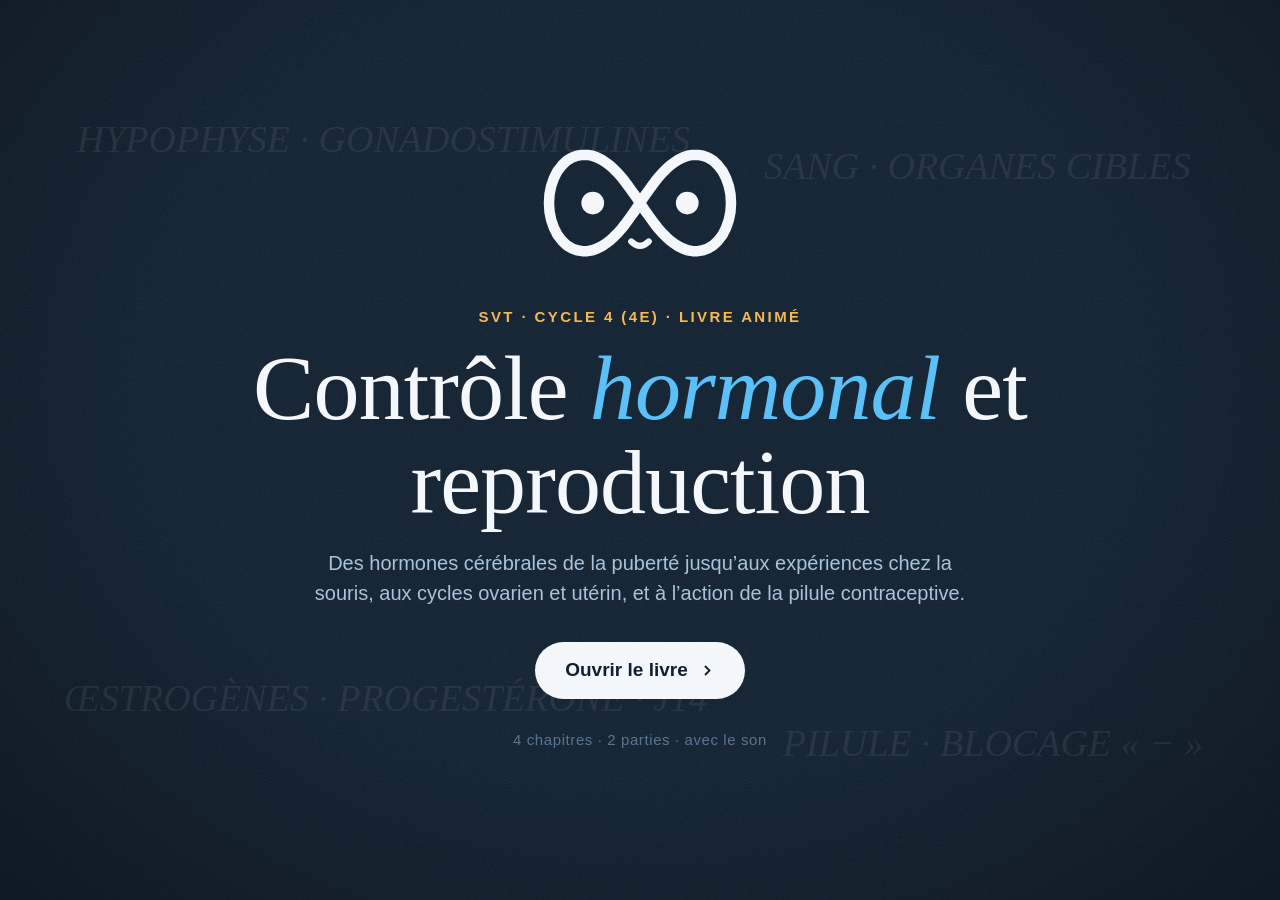
<file: index.html>
<!doctype html>
<html lang="fr">
<head>
<meta charset="utf-8">
<meta name="viewport" content="width=device-width, initial-scale=1">
<title>Contrôle hormonal, reproduction et contraception</title>
<meta name="description" content="De la puberté et l'hypophyse jusqu'aux cycles hormonaux, au mode d'action de la pilule et au schéma bilan officiel — livre animé SVT Cycle 4.">
<link rel="icon" href="data:image/svg+xml,%3Csvg xmlns='http://www.w3.org/2000/svg' viewBox='0 0 64 64'%3E%3Crect width='64' height='64' rx='14' fill='%23102030'/%3E%3Ccircle cx='24' cy='32' r='11' fill='none' stroke='%23f27c6e' stroke-width='3.5'/%3E%3Cpath d='M35 32H49M44 26L50 32L44 38' fill='none' stroke='%235bc0f8' stroke-width='3.5' stroke-linecap='round'/%3E%3Ccircle cx='50' cy='32' r='5' fill='%234cd4aa'/%3E%3C/svg%3E">
<link rel="stylesheet" href="lib/units.css">
<link rel="stylesheet" href="lib/contents.css">
<script src="lib/units.js"></script>
<script src="lib/contents.js"></script>
<script src="lib/lang-fr.js"></script>
<script src="unit-art.js"></script>
<link rel="expect" href="#ch01" blocking="render">
<style>
html:root {
  --page: #0b1723;
  --board: #102030;
  --panel: #152b40;
  --edge: #2f5170;
  --chalk: #f4f8fc;
  --dim: #a8c4da;
  --faint: #587692;
  --task: #5bc0f8;
  --quiz: #f6b952;
  --good: #4cd4aa;
  --top-bg: rgba(16, 32, 48, .88);
  --top-line: #23405c;
  color-scheme: dark;
}
</style>
</head>
<body>
<section id="cover">
  <div class="chalk" aria-hidden="true">
    <span style="left:6%;top:13%;--d:1.6">HYPOPHYSE · GONADOSTIMULINES</span>
    <span style="right:7%;top:16%;--d:1.9">SANG · ORGANES CIBLES</span>
    <span style="left:5%;bottom:20%;--d:2.2">ŒSTROGÈNES · PROGESTÉRONE · J14</span>
    <span style="right:6%;bottom:15%;--d:2.5">PILULE · BLOCAGE « − »</span>
  </div>
  <svg class="mascot draw" id="guide" width="210" height="147"></svg>
  <p class="kicker">SVT · Cycle 4 (4e) · Livre animé</p>
  <h1>Contrôle <i>hormonal</i> et reproduction</h1>
  <p class="lede">Des hormones cérébrales de la puberté jusqu’aux expériences chez la souris, aux cycles ovarien et utérin, et à l’action de la pilule contraceptive.</p>
  <div class="acts">
    <a class="btn go" href="#contents" data-t="open">Ouvrir le livre<svg viewBox="0 0 16 16"><path d="M6 2.5 11.5 8 6 13.5 4.6 12.1 8.7 8 4.6 3.9z"/></svg></a>
    <a class="btn quiet" id="resume" hidden></a>
  </div>
  <p class="meta" id="meta"></p>
</section>

<main id="contents">
  <header class="top">
    <a class="home" href="#book" aria-label="Retour à la couverture" data-t-label="toCover"><svg class="mascot" id="guideSmall" width="52" height="36"></svg><strong>Contrôle <i>hormonal</i> et reproduction</strong></a>
    <span class="prog" id="prog"></span>
  </header>
  <div id="units"></div>
</main>

<script>
Contents.book({
  start: { unit: 1, chapter: 1 },
  units: [
    ['Du cerveau aux organes reproducteurs : la communication hormonale', [
      ['Déclencher la puberté : le rôle du cerveau et des hormones', 6],
      ['Le contrôle hormonal de l’appareil reproducteur féminin', 6],
    ]],
    ['Cycles hormonaux, pilule contraceptive et schéma bilan', [
      ['Œstrogènes et progestérone : la synchronisation des cycles', 6],
      ['Action de la pilule contraceptive et schéma fonctionnel bilan', 6],
    ]],
  ],
  hues: ['#5bc0f8', '#4cd4aa'],
  ink: '#f4f8fc',
});
frContentsLabels();
</script>
</body>
</html>
</file>
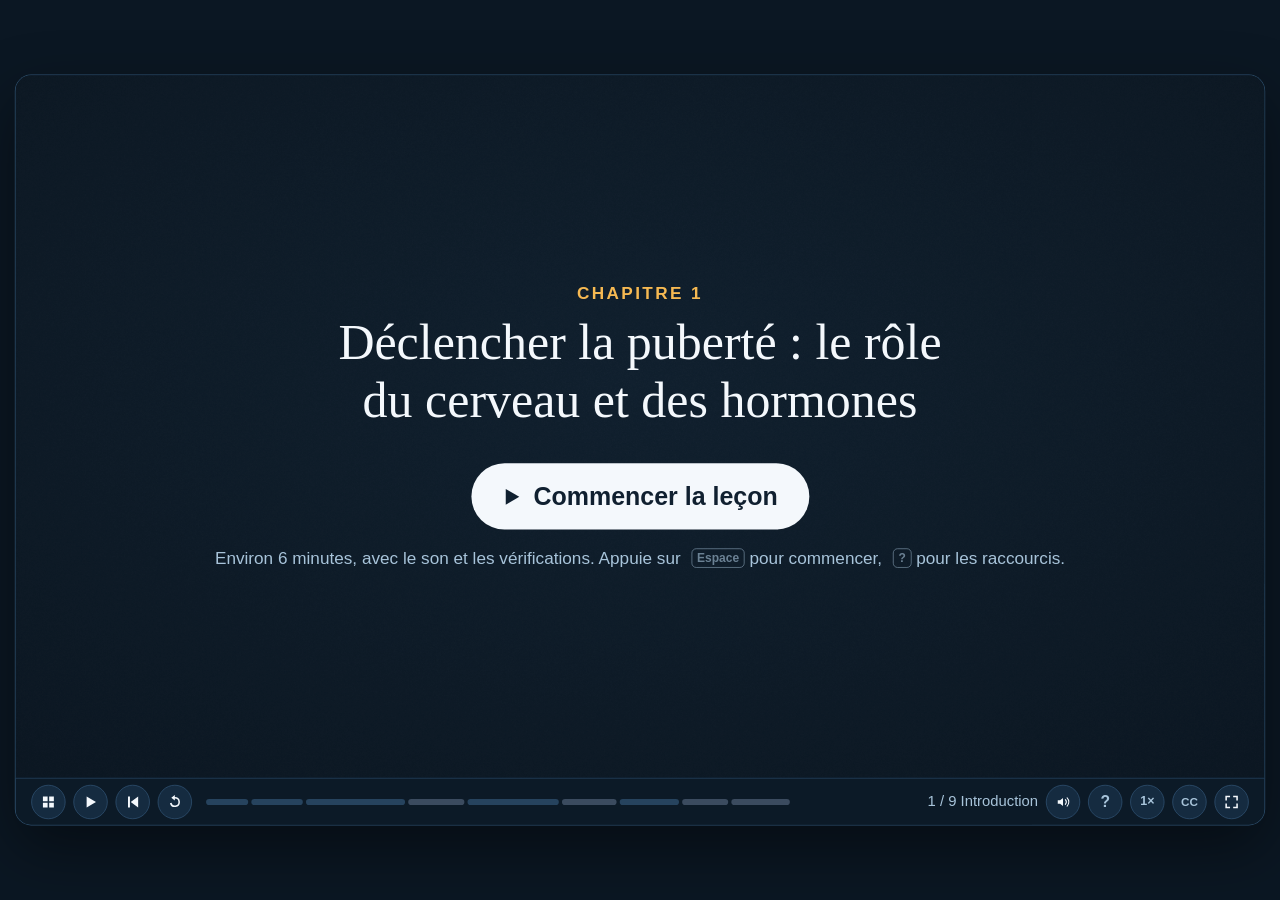
<file: ch01/index.html>
<!doctype html>
<html lang="fr">
<head>
<meta charset="utf-8">
<meta name="viewport" content="width=device-width, initial-scale=1">
<title>Chapitre 1 · Déclencher la puberté — Contrôle hormonal</title>
<link rel="stylesheet" href="../lib/engine.css">
<link rel="expect" href="#bar" blocking="render">
</head>
<body>
<script src="../lib/engine.js"></script>
<script src="../lib/lang-fr.js"></script>
<script src="../lib/vocab.js"></script>
<script src="audio/fr/timings.js"></script>
<script>
'use strict';
const CHAPTER = {
  number: 1,
  title: 'Déclencher la puberté : le rôle du cerveau et des hormones',
  minutes: 6,
  language: 'fr',
  next: '../ch02/',
};

const BEATS = [
  ['intro', 'Introduction', (m, D) => {
    const g = G(scene, { o: 0, y: 18 });
    T(g, 'SVT · Cycle 4 (4e) · Partie 1 · Chapitre 1', { x: 800, y: 195, size: 27, fill: COL.dim, anchor: 'middle' });
    T(g, 'Déclencher la puberté', { x: 800, y: 300, size: 78, weight: 700, fill: COL.chalk, anchor: 'middle' });
    T(g, 'Le rôle du cerveau et des hormones', { x: 800, y: 382, size: 50, weight: 600, fill: C_BLOOD, anchor: 'middle' });
    horSchemaNode(g, 360, 545, 250, 88, 'Hypophyse', { color: C_BRAIN, sub: 'cerveau' });
    horBloodStream(g, 505, 545, 1085, 545, C_BRAIN, .25, .85, { droplets: 6 });
    horSchemaNode(g, 1235, 545, 260, 88, ['Ovaires', 'ou testicules'], { color: C_SEX, sub: 'organes cibles' });
    T(g, 'Gonadostimulines dans le sang', { x: 795, y: 495, size: 22, weight: 600, fill: C_BRAIN, anchor: 'middle' });
    tw(g, { o: 1, y: 0 }, .12, .75, out);
    const sub = horText(scene, 'Comment une minuscule glande sous le cerveau lance-t-elle la puberté ?', 800, 745, m('sub'), { size: 30, fill: COL.dim, anchor: 'middle' });
    tw(g, { o: 0, y: -18 }, D - .75, .65);
    hide(sub, D - .75, .65);
  }],

  ['definition', 'Définir une hormone', (m) => {
    const p = panel(0);
    horTitle(p, 'Qu’est-ce qu’une hormone ?', 68, .05, 'Communication chimique à distance par la circulation sanguine');

    horCard(p, 65, 152, 430, 505, { title: '1. Glande endocrine', color: C_BRAIN, t0: .08 });
    const c1 = G(p, { o: 0 });
    for (let i = 0; i < 6; i++) {
      const a = (i / 6) * Math.PI * 2;
      mk('circle', {
        cx: 280 + Math.cos(a) * 44, cy: 325 + Math.sin(a) * 34, r: 22,
        fill: mix('#102030', C_BRAIN, .28), stroke: C_BRAIN, 'stroke-width': 2.2,
      }, c1);
    }
    mk('circle', { cx: 280, cy: 325, r: 10, fill: C_ESTRO }, c1);
    T(c1, 'Fabrique et libère une', { x: 280, y: 440, size: 22, anchor: 'middle' });
    T(c1, 'substance chimique.', { x: 280, y: 472, size: 22, anchor: 'middle' });
    horPill(c1, 280, 585, 'Sécrétion interne', C_BRAIN);
    show(c1, m('gland') + .05, .45);

    horArrow(p, 504, 345, 566, 345, m('blood') - .05, { color: C_BLOOD, sw: 4.5 });

    horCard(p, 575, 152, 450, 505, { title: '2. Voie sanguine', color: C_BLOOD, t0: .14 });
    const c2 = G(p, { o: 0 });
    horBloodStream(c2, 625, 345, 975, 345, C_BRAIN, m('blood') + .15, .85, { droplets: 6 });
    T(c2, 'L’hormone circule dans le', { x: 800, y: 440, size: 22, anchor: 'middle' });
    T(c2, 'sang à travers tout le corps.', { x: 800, y: 472, size: 22, anchor: 'middle' });
    horPill(c2, 800, 585, 'Transport par le sang', C_BLOOD);
    show(c2, m('blood') + .05, .45);

    horArrow(p, 1034, 345, 1096, 345, m('target') - .05, { color: C_SEX, sw: 4.5 });

    horCard(p, 1105, 152, 430, 505, { title: '3. Organe cible', color: C_SEX, t0: .2 });
    const c3 = G(p, { o: 0 });
    mk('rect', { x: 1215, y: 265, width: 210, height: 115, rx: 18, fill: mix('#102030', C_SEX, .2), stroke: C_SEX, 'stroke-width': 2.5 }, c3);
    T(c3, 'Récepteurs', { x: 1320, y: 318, size: 23, weight: 700, fill: COL.chalk, anchor: 'middle' });
    T(c3, 'spécifiques', { x: 1320, y: 350, size: 21, fill: C_SEX, anchor: 'middle' });
    T(c3, 'Seules les cellules cibles', { x: 1320, y: 440, size: 22, anchor: 'middle' });
    T(c3, 'modifient leur activité.', { x: 1320, y: 472, size: 22, anchor: 'middle' });
    horPill(c3, 1320, 585, 'Action spécifique', C_SEX);
    show(c3, m('target') + .05, .45);

    horPill(p, 800, 745, 'À retenir : Glande → Sang → Organe cible spécifique', C_ESTRO, m('target') + .45, { w: 790, size: 23 });
  }],

  ['hypophyse', 'Hypophyse et puberté', (m) => {
    const p = panel(0);
    horTitle(p, 'L’hypophyse déclenche la puberté', 68, .05, 'Documents du cours : localisation cérébrale et courbes des gonadostimulines');

    horCard(p, 60, 148, 640, 425, { title: 'Localisation de l’hypophyse', color: C_BRAIN, t0: .08 });
    horDoc(p, '../img/doc_hypophyse.webp', 85, 208, 590, 345, { color: C_BRAIN, pad: 8, t0: .14 });
    horSpotlight(p, 85, 208, 590, 345, C_BRAIN, m('brain'), .4, { fillOpacity: .04 });

    horCard(p, 730, 148, 810, 425, { title: 'Courbes des gonadostimulines', color: C_BLOOD, t0: .14 });
    horDoc(p, '../img/doc_puberte_courbes.webp', 755, 208, 760, 345, { color: C_BLOOD, pad: 8, t0: .2 });
    horSpotlight(p, 755, 208, 760, 345, C_ESTRO, m('curves'), .4, { fillOpacity: .04 });

    horCard(p, 60, 600, 710, 200, { title: 'Signal cérébral dans le sang', color: C_ESTRO, t0: m('curves') });
    horText(p, '• Augmentation dès 9,5 ans chez la fille', 95, 692, m('curves') + .25, { size: 23, fill: COL.chalk });
    horText(p, '• Augmentation dès 11 ans chez le garçon', 95, 732, m('curves') + .45, { size: 23, fill: COL.chalk });
    horText(p, 'Les gonadostimulines voyagent par la voie sanguine.', 95, 772, m('curves') + .65, { size: 20, fill: C_ESTRO, weight: 600 });

    horCard(p, 800, 600, 740, 200, { title: 'Caractères sexuels primaires', color: C_SEX, t0: m('primary') });
    horText(p, '• Ovaires (~6,8 g) → 1ères règles vers 12,5 ans', 835, 692, m('primary') + .2, { size: 23, fill: COL.chalk });
    horText(p, '• Testicules (~40 g) → 1ères éjaculations (~14,5 ans)', 835, 732, m('primary') + .4, { size: 23, fill: COL.chalk });
    horText(p, 'Le fonctionnement des gonades démarre.', 835, 772, m('primary') + .6, { size: 20, fill: C_SEX, weight: 600 });
  }],

  ['q1', 'Question · Voie de transport', (m) => {
    const p = panel(0);
    horTitle(p, 'Rappel · Transport du message hormonal', 72, .05, 'Observe le schéma avant de répondre');
    horSchemaNode(p, 350, 300, 280, 96, 'Hypophyse', { color: C_BRAIN, sub: 'base du cerveau', t0: .1 });
    horBloodStream(p, 515, 300, 1075, 300, C_BRAIN, .2, .75, { droplets: 6 });
    horSchemaNode(p, 1245, 300, 290, 96, ['Ovaires', 'ou testicules'], { color: C_SEX, sub: 'organes cibles', t0: .15 });
    horPill(p, 795, 425, 'Gonadostimulines', C_ESTRO, .3, { w: 280 });
  }, {
    ask: done => quiz(BAND, [{
      id: 'ch1-q1',
      prompt: ['Par quelle voie les gonadostimulines libérées par l’hypophyse atteignent-elles les ovaires et les testicules ?'],
      build: choice([
        'Par des nerfs reliant directement le cerveau aux gonades',
        'Par la circulation sanguine dans tout l’organisme',
        'Par les voies digestives après les repas',
      ], 1, 'Exact ! Comme toute hormone, les gonadostimulines sont libérées dans le sang.', [
        'Non, aucune connexion nerveuse directe n’est requise : il s’agit d’une hormone.',
        null,
        'Non, les hormones glandulaires passent directement dans le sang.',
      ]),
    }], done),
  }],

  ['testosterone', 'Testostérone et caractères secondaires', (m) => {
    const p = panel(0);
    horTitle(p, 'Origine des caractères sexuels secondaires', 68, .05, 'Expériences d’ablation puis d’injection chez le coq');

    const drawCock = (g, cx, cy, crestSize, color) => {
      mk('circle', { cx, cy, r: 44, fill: mix('#102030', '#f4f8fc', .1), stroke: COL.dim, 'stroke-width': 2.2 }, g);
      path(g, `M${cx - 22} ${cy - 38} Q${cx - 10} ${cy - 40 - crestSize} ${cx} ${cy - 42} Q${cx + 12} ${cy - 38 - crestSize} ${cx + 22} ${cy - 34}`, {
        stroke: color, 'stroke-width': 6,
      });
      mk('polygon', { points: `${cx + 40},${cy - 6} ${cx + 62},${cy} ${cx + 40},${cy + 8}`, fill: C_ESTRO }, g);
    };

    horCard(p, 70, 152, 460, 475, { title: '1. Coq témoin (non opéré)', color: C_SEX, t0: .08 });
    const k1 = G(p, { o: 0 });
    drawCock(k1, 300, 295, 36, C_BRAIN);
    mk('circle', { cx: 282, cy: 368, r: 11, fill: C_SEX }, k1);
    mk('circle', { cx: 318, cy: 368, r: 11, fill: C_SEX }, k1);
    T(k1, 'Testicules présents', { x: 300, y: 440, size: 24, weight: 700, fill: C_SEX, anchor: 'middle' });
    T(k1, 'Crête rouge développée,', { x: 300, y: 484, size: 21, anchor: 'middle' });
    T(k1, 'chant et caractères adultes.', { x: 300, y: 516, size: 21, anchor: 'middle' });
    horPill(k1, 300, 576, 'Référence normale', C_SEX);
    show(k1, m('control') + .05, .45);

    horCard(p, 570, 152, 460, 475, { title: '2. Ablation (chapon)', color: C_BRAIN, t0: .14 });
    const k2 = G(p, { o: 0 });
    drawCock(k2, 800, 295, 8, COL.faint);
    mk('circle', { cx: 782, cy: 368, r: 11, fill: 'none', stroke: C_BRAIN, 'stroke-width': 2.2, 'stroke-dasharray': '4 3' }, k2);
    mk('circle', { cx: 818, cy: 368, r: 11, fill: 'none', stroke: C_BRAIN, 'stroke-width': 2.2, 'stroke-dasharray': '4 3' }, k2);
    T(k2, 'Testicules retirés', { x: 800, y: 440, size: 24, weight: 700, fill: C_BRAIN, anchor: 'middle' });
    T(k2, 'La crête reste atrophiée :', { x: 800, y: 484, size: 21, anchor: 'middle' });
    T(k2, 'les testicules contrôlent la crête.', { x: 800, y: 516, size: 21, anchor: 'middle' });
    horPill(k2, 800, 576, 'Organe indispensable', C_BRAIN);
    show(k2, m('ablation') + .05, .45);

    horCard(p, 1070, 152, 460, 475, { title: '3. Injection de testostérone', color: C_ESTRO, t0: .2 });
    const k3 = G(p, { o: 0 });
    drawCock(k3, 1300, 295, 36, C_BRAIN);
    path(k3, 'M1270 365 H1330', { stroke: C_ESTRO, 'stroke-width': 4 });
    mk('rect', { x: 1280, y: 353, width: 32, height: 24, rx: 4, fill: mix('#102030', C_ESTRO, .45), stroke: C_ESTRO, 'stroke-width': 2 }, k3);
    T(k3, 'Extraits testiculaires', { x: 1300, y: 440, size: 24, weight: 700, fill: C_ESTRO, anchor: 'middle' });
    T(k3, 'La crête repousse sans testicule :', { x: 1300, y: 484, size: 21, anchor: 'middle' });
    T(k3, 'action chimique hormonale.', { x: 1300, y: 516, size: 21, anchor: 'middle' });
    horPill(k3, 1300, 576, 'Testostérone dans le sang', C_ESTRO, null, { w: 320 });
    show(k3, m('injection') + .05, .45);

    horCard(p, 70, 660, 1460, 135, { title: 'Chez l’être humain', color: C_BLOOD, t0: m('injection') + .35 });
    horText(p, 'Testostérone (chez l’homme) ainsi qu’œstrogènes et progestérone (chez la femme)', 800, 742, m('injection') + .55, { size: 24, weight: 600, fill: COL.chalk, anchor: 'middle' });
    horText(p, 'provoquent l’apparition des caractères sexuels secondaires (voix, pilosité, hanches, seins…).', 800, 776, m('injection') + .7, { size: 21, fill: C_SEX, anchor: 'middle' });
  }],

  ['q2', 'Question · Caractères sexuels', (m) => {
    const p = panel(0);
    horTitle(p, 'Primaires ou secondaires ?', 72, .05, 'Distinguer organes reproducteurs et transformations externes de la puberté');
    horCard(p, 160, 175, 580, 290, { title: 'Caractères sexuels primaires', color: C_BRAIN, t0: .1 });
    horText(p, 'Présents dès la naissance,', 450, 285, .2, { size: 24, anchor: 'middle' });
    horText(p, 'matures à la puberté grâce', 450, 325, .25, { size: 24, anchor: 'middle' });
    horText(p, 'aux gonadostimulines.', 450, 365, .3, { size: 24, fill: C_BRAIN, weight: 700, anchor: 'middle' });

    horCard(p, 860, 175, 580, 290, { title: 'Caractères sexuels secondaires', color: C_SEX, t0: .15 });
    horText(p, 'Apparaissent à la puberté', 1150, 285, .25, { size: 24, anchor: 'middle' });
    horText(p, 'sous l’effet des hormones', 1150, 325, .3, { size: 24, anchor: 'middle' });
    horText(p, 'sexuelles dans le sang.', 1150, 365, .35, { size: 24, fill: C_SEX, weight: 700, anchor: 'middle' });
  }, {
    ask: done => quiz(BAND, [{
      id: 'ch1-q2',
      prompt: ['Lequel de ces exemples correspond à un caractère sexuel primaire ?'],
      build: choice([
        'Le développement des ovaires et des testicules',
        'La mue de la voix chez le garçon',
        'L’élargissement des hanches chez la jeune fille',
      ], 0, 'Exact ! Les organes reproducteurs (ovaires, testicules) sont les caractères sexuels primaires.', [
        null,
        'Non, la mue de la voix est un caractère sexuel secondaire lié à la testostérone.',
        'Non, l’élargissement des hanches est un caractère sexuel secondaire.',
      ]),
    }], done),
  }],

  ['wrap', 'À retenir · Chapitre 1', (m) => {
    const p = panel(0);
    horTitle(p, 'À retenir — Chapitre 1', 72, .05, 'Trois notions clés sur le déclenchement hormonal de la puberté');

    const rows = [
      ['1. L’hypophyse déclenche la puberté', 'Vers 9,5 ans (fille) et 11 ans (garçon), cette glande cérébrale libère des gonadostimulines dans le sang.', C_BRAIN, m('w1')],
      ['2. Activation des organes reproducteurs', 'Les gonadostimulines stimulent testicules et ovaires : développement des caractères sexuels primaires.', C_BLOOD, m('w2')],
      ['3. Hormones sexuelles et caractères secondaires', 'Testostérone, œstrogènes et progestérone déclenchent ensuite voix, pilosité et transformations du corps.', C_SEX, m('w3')],
    ];
    rows.forEach(([ttl, desc, col, t0], i) => {
      const y = 162 + i * 208;
      horCard(p, 130, y, 1340, 174, { title: ttl, color: col, t0 });
      horText(p, desc, 800, y + 114, t0 + .2, { size: 24, fill: COL.chalk, anchor: 'middle' });
    });
  }],

  ['final1', 'Mise en pratique finale', () => {
    panel(0);
  }, {
    ask: done => quiz(SCREEN, [
      {
        id: 'ch1-f1',
        prompt: ['1 / 3 · Quelle substance libérée par l’hypophyse agit directement sur les ovaires et les testicules ?'],
        build: choice([
          'Les gonadostimulines',
          'La testostérone seule',
          'Des globules rouges',
        ], 0, 'Bravo ! L’hypophyse libère les gonadostimulines (hormones cérébrales) dans le sang.', [
          null,
          'Non, la testostérone est fabriquée ensuite par les testicules.',
          'Non, les globules rouges transportent le dioxygène, pas l’ordre pubertaire.',
        ]),
      },
      {
        id: 'ch1-f2',
        prompt: ['2 / 3 · Vrai ou Faux : coche la réponse exacte pour chaque affirmation.'],
        build: grid([
          { parts: ['Une hormone est libérée dans le sang par une glande endocrine.'], ans: ['v'], why: 'Vrai : c’est la définition même de la communication hormonale.' },
          { parts: ['Chez le garçon, les gonadostimulines augmentent dès 9,5 ans, avant la fille.'], ans: ['f'], why: 'Faux : la hausse débute vers 9,5 ans chez la fille et vers 11 ans chez le garçon.' },
          { parts: ['Chez le coq castré, l’injection de testostérone rétablit la crête.'], ans: ['v'], why: 'Vrai : cette hormone sexuelle remplace le signal produit par les testicules.' },
        ], [['v', 'Vrai', C_SEX], ['f', 'Faux', C_BRAIN]], { multi: false, text: true }),
      },
      {
        id: 'ch1-f3',
        prompt: ['3 / 3 · Quelle hormone rétablit les caractères sexuels masculins lorsqu’on injecte des extraits testiculaires au chapon ?'],
        build: choice([
          'La testostérone, transportée par le sang',
          'L’insuline du pancréas',
          'La bile sécrétée par le foie',
        ], 0, 'Parfait ! La testostérone agit à distance via le sang comme hormone sexuelle.', [
          null,
          'Non, l’insuline régule la glycémie, pas les caractères sexuels.',
          'Non, la bile est une sécrétion digestive.',
        ]),
      },
    ], done, 'Mise en pratique · Chapitre 1'),
  }],

  ['finish', 'Terminé', () => { panel(0); }, { ask: finishCard }],
].map(([id, title, run, extra]) => ({ id, title, run, ...extra }));

boot();
</script>
</body>
</html>
</file>
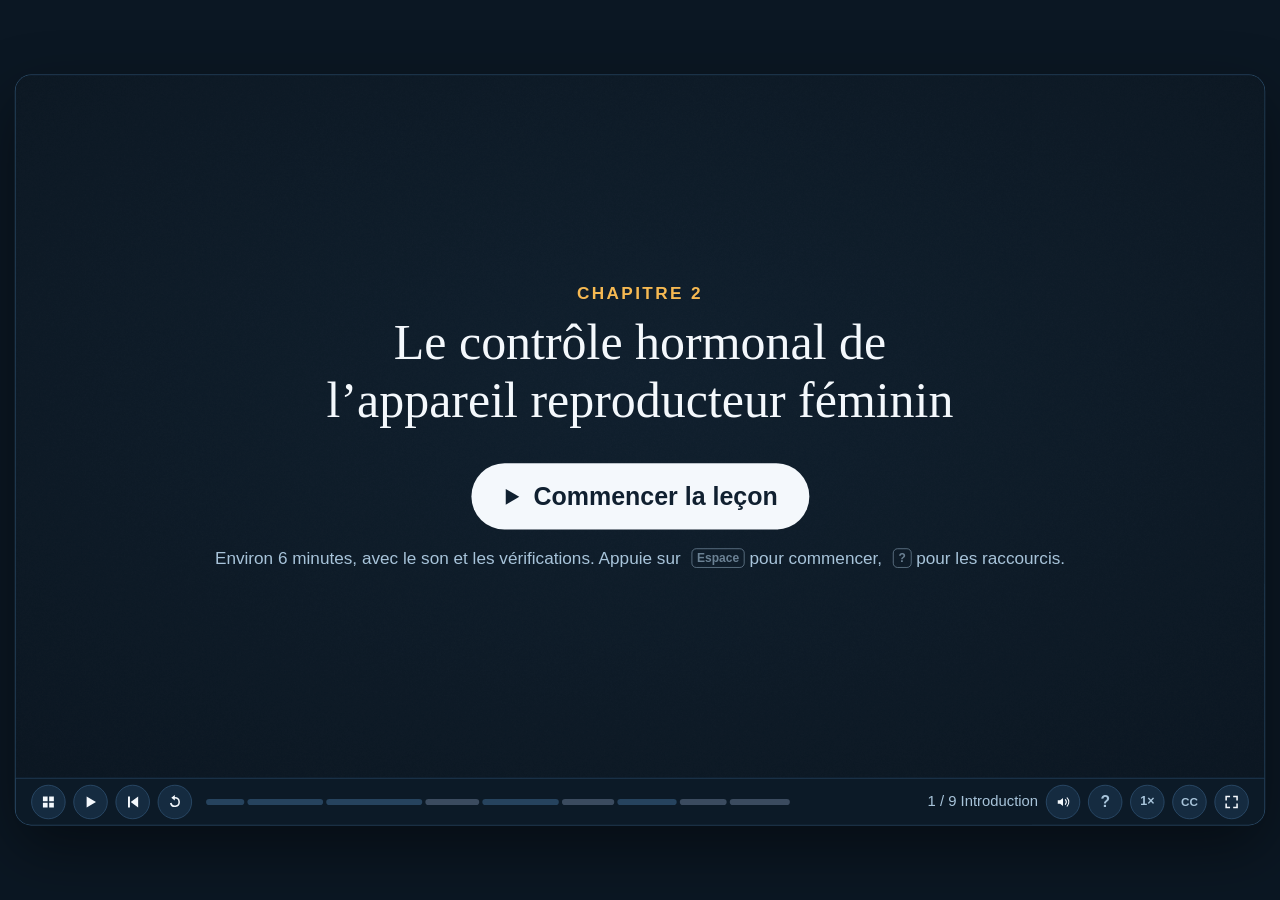
<file: ch02/index.html>
<!doctype html>
<html lang="fr">
<head>
<meta charset="utf-8">
<meta name="viewport" content="width=device-width, initial-scale=1">
<title>Chapitre 2 · Appareil reproducteur féminin — Contrôle hormonal</title>
<link rel="stylesheet" href="../lib/engine.css">
<link rel="expect" href="#bar" blocking="render">
</head>
<body>
<script src="../lib/engine.js"></script>
<script src="../lib/lang-fr.js"></script>
<script src="../lib/vocab.js"></script>
<script src="audio/fr/timings.js"></script>
<script>
'use strict';
const CHAPTER = {
  number: 2,
  title: 'Le contrôle hormonal de l’appareil reproducteur féminin',
  minutes: 6,
  language: 'fr',
  next: '../ch03/',
};

const BEATS = [
  ['intro', 'Introduction', (m, D) => {
    const g = G(scene, { o: 0, y: 18 });
    T(g, 'SVT · Cycle 4 (4e) · Partie 1 · Chapitre 2', { x: 800, y: 195, size: 27, fill: COL.dim, anchor: 'middle' });
    T(g, 'Ovaire, sang et utérus', { x: 800, y: 300, size: 78, weight: 700, fill: COL.chalk, anchor: 'middle' });
    T(g, 'Les expériences chez la souris', { x: 800, y: 382, size: 50, weight: 600, fill: C_SEX, anchor: 'middle' });
    horSchemaNode(g, 370, 545, 240, 88, 'Ovaires', { color: C_ESTRO, sub: 'glande hormonale' });
    horBloodStream(g, 510, 545, 1065, 545, C_ESTRO, .25, .85, { droplets: 6 });
    horSchemaNode(g, 1225, 545, 270, 88, 'Muqueuse utérine', { color: C_BRAIN, sub: 'organe cible' });
    T(g, 'Œstrogènes et progestérone ?', { x: 788, y: 495, size: 22, weight: 600, fill: C_ESTRO, anchor: 'middle' });
    tw(g, { o: 1, y: 0 }, .12, .75, out);
    const sub = horText(scene, 'Comment prouver expérimentalement que les ovaires commandent l’utérus via le sang ?', 800, 745, m('sub'), { size: 29, fill: COL.dim, anchor: 'middle' });
    tw(g, { o: 0, y: -18 }, D - .75, .65);
    hide(sub, D - .75, .65);
  }],

  ['doc1_observe', 'Document 1 · Témoin et ablation', (m) => {
    const p = panel(0);
    horTitle(p, 'Document 1 · Témoin et ablation des ovaires chez la souris', 68, .05, 'Mise en évidence du rôle indispensable des ovaires');

    horDoc(p, '../img/doc1_souris.webp', 70, 175, 1020, 390, {
      color: C_BLOOD, pad: 10, caption: 'Document 1 du cours · Expériences chez la souris', t0: .08,
    });
    horSpotlight(p, 80, 188, 215, 364, C_SEX, m('witness'), .4);
    horSpotlight(p, 295, 188, 260, 364, C_PILULE, m('ovariectomy'), .4);

    horCard(p, 1120, 145, 415, 225, { title: '1. Souris témoin', color: C_SEX, t0: m('witness') });
    horText(p, '• Possède ses 2 ovaires.', 1148, 232, m('witness') + .2, { size: 22 });
    horText(p, '• La muqueuse utérine se', 1148, 272, m('witness') + .35, { size: 22 });
    horText(p, '  développe normalement.', 1148, 304, m('witness') + .4, { size: 22, fill: C_SEX, weight: 700 });

    horCard(p, 1120, 405, 415, 225, { title: '2. Retrait des ovaires', color: C_PILULE, t0: m('ovariectomy') });
    horText(p, '• Ablation bilatérale.', 1148, 492, m('ovariectomy') + .2, { size: 22 });
    horText(p, '• Aucun développement', 1148, 532, m('ovariectomy') + .35, { size: 22 });
    horText(p, '  cyclique de la muqueuse.', 1148, 564, m('ovariectomy') + .4, { size: 22, fill: C_PILULE, weight: 700 });

    horPill(p, 800, 745, 'Déduction : les ovaires sont indispensables au fonctionnement cyclique de l’utérus.', C_ESTRO, m('ovariectomy') + .55, { w: 1020, size: 22 });
  }],

  ['doc1_greffe', 'Document 1 · Greffe et injections', (m) => {
    const p = panel(0);
    horTitle(p, 'Document 1 · Greffe sous la peau et injections', 68, .05, 'Identifier la voie de communication et les substances chimiques');

    horDoc(p, '../img/doc1_souris.webp', 70, 175, 1020, 390, {
      color: C_SEX, pad: 10, caption: 'Document 1 · Colonnes 3 (greffe) et 4 (extraits ovariens)', t0: .06,
    });
    horSpotlight(p, 555, 188, 265, 364, C_BLOOD, m('graft'), .4);
    horSpotlight(p, 820, 188, 260, 364, C_ESTRO, m('extracts'), .4);

    horCard(p, 1120, 145, 415, 225, { title: '3. Greffe sous la peau', color: C_BLOOD, t0: m('graft') });
    horText(p, '• Aucun nerf vers l’utérus,', 1148, 232, m('graft') + .2, { size: 22 });
    horText(p, '  rebranché au sang.', 1148, 266, m('graft') + .3, { size: 22 });
    horText(p, '→ Cycle rétabli : voie sanguine !', 1148, 314, m('graft') + .45, { size: 21, fill: C_BLOOD, weight: 700 });

    horCard(p, 1120, 405, 415, 225, { title: '4. Extraits ovariens', color: C_ESTRO, t0: m('extracts') });
    horText(p, '• Injections d’œstrogènes', 1148, 492, m('extracts') + .2, { size: 22 });
    horText(p, '  et de progestérone.', 1148, 526, m('extracts') + .3, { size: 22 });
    horText(p, '→ Cycle rétabli : 2 hormones !', 1148, 574, m('extracts') + .45, { size: 21, fill: C_ESTRO, weight: 700 });

    horPill(p, 800, 745, 'Preuve : communication sanguine par les œstrogènes et la progestérone.', C_SEX, m('extracts') + .6, { w: 980, size: 22 });
  }],

  ['q1', 'Question · Sens de la greffe', (m) => {
    const p = panel(0);
    horTitle(p, 'Rappel · Expérience 3 (greffe sous la peau)', 72, .05, 'Ovaire greffé loin de l’utérus, irrigué par des vaisseaux sanguins');
    horSchemaNode(p, 375, 315, 280, 96, 'Ovaire greffé', { color: C_ESTRO, sub: 'sous la peau (sans nerf)', t0: .1 });
    horBloodStream(p, 535, 315, 1055, 315, C_BLOOD, .2, .7, { droplets: 6 });
    horSchemaNode(p, 1225, 315, 280, 96, 'Utérus', { color: C_SEX, sub: 'cycle rétabli', t0: .15 });
  }, {
    ask: done => quiz(BAND, [{
      id: 'ch2-q1',
      prompt: ['Que démontre le rétablissement du cycle utérin chez la souris numéro 3 (ovaire greffé sous la peau) ?'],
      build: choice([
        'L’ovaire communique avec l’utérus par la voie sanguine, et non par les nerfs',
        'La peau fabrique elle-même un ovule chaque mois',
        'Les ovaires sont inutiles au cycle de l’utérus',
      ], 0, 'Exact ! L’ovaire greffé sous la peau n’a plus de lien nerveux avec l’utérus mais retrouve des vaisseaux sanguins.', [
        null,
        'Non, la peau sert uniquement de site richement irrigué par le sang pour accueillir le greffon.',
        'Non, sans ovaire ni extraits (expérience 2), la muqueuse ne se développe pas.',
      ]),
    }], done),
  }],

  ['bilan_experience', 'Synthèse expérimentale', (m) => {
    const p = panel(0);
    horTitle(p, 'Bilan des quatre expériences chez la souris', 68, .05, 'Rapprocher les protocoles pour conclure');

    const cols = [
      ['1. Témoin', 'Ovaires en place', 'Cycle utérin normal', C_INK, 'thick', .08],
      ['2. Retrait des ovaires', 'Ø Ovaire', 'Muqueuse atrophiée', C_PILULE, 'thin', m('compare') - .1],
      ['3. Greffe sous peau', 'Lien sanguin seul', 'Cycle rétabli', C_BLOOD, 'grow', m('compare') + .25],
      ['4. Extraits injectés', 'Œstro. + Progest.', 'Cycle rétabli', C_ESTRO, 'thick', m('compare') + .55],
    ];
    cols.forEach(([title, sub, res, col, stage, t0], i) => {
      const x = 65 + i * 375;
      horCard(p, x, 152, 345, 395, { title, color: col, t0 });
      horText(p, sub, x + 172, 238, t0 + .15, { size: 22, weight: 700, fill: col, anchor: 'middle' });
      horMucosaStage(p, x + 72, 270, 200, 150, { stage, t0: t0 + .2, color: col });
      horText(p, res, x + 172, 488, t0 + .3, { size: 22, weight: 700, fill: COL.chalk, anchor: 'middle' });
    });

    horCard(p, 65, 585, 1470, 205, { title: 'Conclusion rigoureuse', color: C_SEX, t0: m('conclusion') });
    horSchemaNode(p, 250, 710, 220, 76, 'Ovaires', { color: C_ESTRO, t0: m('conclusion') + .15 });
    horBloodStream(p, 385, 710, 935, 710, C_ESTRO, m('conclusion') + .25, .8, { droplets: 6 });
    horText(p, 'Œstrogènes & Progestérone', 660, 668, m('conclusion') + .35, { size: 22, weight: 700, fill: C_ESTRO, anchor: 'middle' });
    horSchemaNode(p, 1140, 710, 340, 76, 'Muqueuse utérine', { color: C_SEX, sub: 'développement cyclique', t0: m('conclusion') + .4 });
  }],

  ['q2', 'Question · Hormones ovariennes', (m) => {
    const p = panel(0);
    horTitle(p, 'Rappel · Les messagers chimiques de l’ovaire', 72, .05);
    horSchemaNode(p, 400, 310, 250, 92, 'Ovaires', { color: C_ESTRO, t0: .1 });
    horArrow(p, 540, 310, 1020, 310, .2, { color: C_BLOOD, sw: 5 });
    horPill(p, 780, 255, 'Extraits ovariens', C_BLOOD, .25, { w: 260 });
    horSchemaNode(p, 1185, 310, 300, 92, 'Utérus', { color: C_SEX, t0: .15 });
  }, {
    ask: done => quiz(BAND, [{
      id: 'ch2-q2',
      prompt: ['Quelles sont les deux hormones produites par les ovaires qui commandent le cycle de la muqueuse utérine ?'],
      build: choice([
        'Les gonadostimulines et l’adrénaline',
        'Les œstrogènes et la progestérone',
        'La testostérone et les anticorps',
      ], 1, 'Exact ! Les ovaires libèrent des œstrogènes et de la progestérone dans le sang.', [
        'Non, les gonadostimulines viennent de l’hypophyse dans le cerveau.',
        null,
        'Non, la testostérone est principalement produite par les testicules.',
      ]),
    }], done),
  }],

  ['wrap', 'À retenir · Chapitre 2', (m) => {
    const p = panel(0);
    horTitle(p, 'À retenir — Chapitre 2', 72, .05, 'Ce que prouvent les quatre expériences du Document 1');

    const rows = [
      ['1. Retrait des ovaires = arrêt du cycle', 'Sans ovaires (expérience 2), la muqueuse utérine cesse de se développer.', C_PILULE, m('w1')],
      ['2. Greffe sous la peau = voie sanguine', 'Sans lien nerveux direct (expérience 3), les vaisseaux sanguins suffisent à transmettre l’ordre.', C_BLOOD, m('w2')],
      ['3. Extraits injectés = hormones chimiques', 'Les œstrogènes et la progestérone (expérience 4) rétablissent à eux seuls le cycle utérin.', C_ESTRO, m('w3')],
    ];
    rows.forEach(([ttl, desc, col, t0], i) => {
      const y = 162 + i * 208;
      horCard(p, 130, y, 1340, 174, { title: ttl, color: col, t0 });
      horText(p, desc, 800, y + 114, t0 + .2, { size: 24, fill: COL.chalk, anchor: 'middle' });
    });
  }],

  ['final1', 'Mise en pratique finale', () => {
    panel(0);
  }, {
    ask: done => quiz(SCREEN, [
      {
        id: 'ch2-f1',
        prompt: ['1 / 3 · D’après le Document 1, qu’observe-t-on après l’ablation des deux ovaires (souris n°2) ?'],
        build: choice([
          'La muqueuse utérine ne se développe plus de façon cyclique',
          'La muqueuse utérine s’épaissit deux fois plus vite',
          'La souris déclenche deux ovulations par semaine',
        ], 0, 'Exact ! L’expérience 2 montre que les ovaires sont indispensables au cycle de l’utérus.', [
          null,
          'Non, l’absence d’ovaires prive l’utérus des hormones nécessaires à son développement.',
          'Non, une souris sans ovaires ne peut plus ovuler.',
        ]),
      },
      {
        id: 'ch2-f2',
        prompt: ['2 / 3 · Vrai ou Faux : coche la réponse correcte d’après le Document 1.'],
        build: grid([
          { parts: ['La souris n°1 sert de témoin avec ses ovaires en place.'], ans: ['v'], why: 'Vrai : le témoin permet de comparer les souris opérées.' },
          { parts: ['Sous la peau (souris n°3), l’ovaire greffé agit par un nerf relié à l’utérus.'], ans: ['f'], why: 'Faux : l’ovaire greffé n’est relié qu’aux vaisseaux sanguins.' },
          { parts: ['L’injection d’extraits ovariens (souris n°4) prouve l’action de substances chimiques.'], ans: ['v'], why: 'Vrai : ce sont les hormones ovariennes (œstrogènes et progestérone).' },
        ], [['v', 'Vrai', C_SEX], ['f', 'Faux', C_PILULE]], { multi: false, text: true }),
      },
      {
        id: 'ch2-f3',
        prompt: ['3 / 3 · Quelle conclusion expérimentale réunit les expériences 3 (greffe) et 4 (extraits injectés) ?'],
        build: choice([
          'Les ovaires contrôlent l’utérus par voie sanguine grâce à des hormones (œstrogènes et progestérone)',
          'La peau produit elle-même les hormones féminines',
          'Seule la moelle épinière déclenche les règles',
        ], 0, 'Bravo ! Tu maîtrises le raisonnement témoin / ablation / greffe / injection.', [
          null,
          'Non, la greffe montre que l’ovaire libère ses substances dans les vaisseaux sanguins de la peau.',
          'Non, aucune liaison nerveuse n’existe avec un ovaire greffé sous la peau.',
        ]),
      },
    ], done, 'Mise en pratique · Chapitre 2'),
  }],

  ['finish', 'Terminé', () => { panel(0); }, { ask: finishCard }],
].map(([id, title, run, extra]) => ({ id, title, run, ...extra }));

boot();
</script>
</body>
</html>
</file>
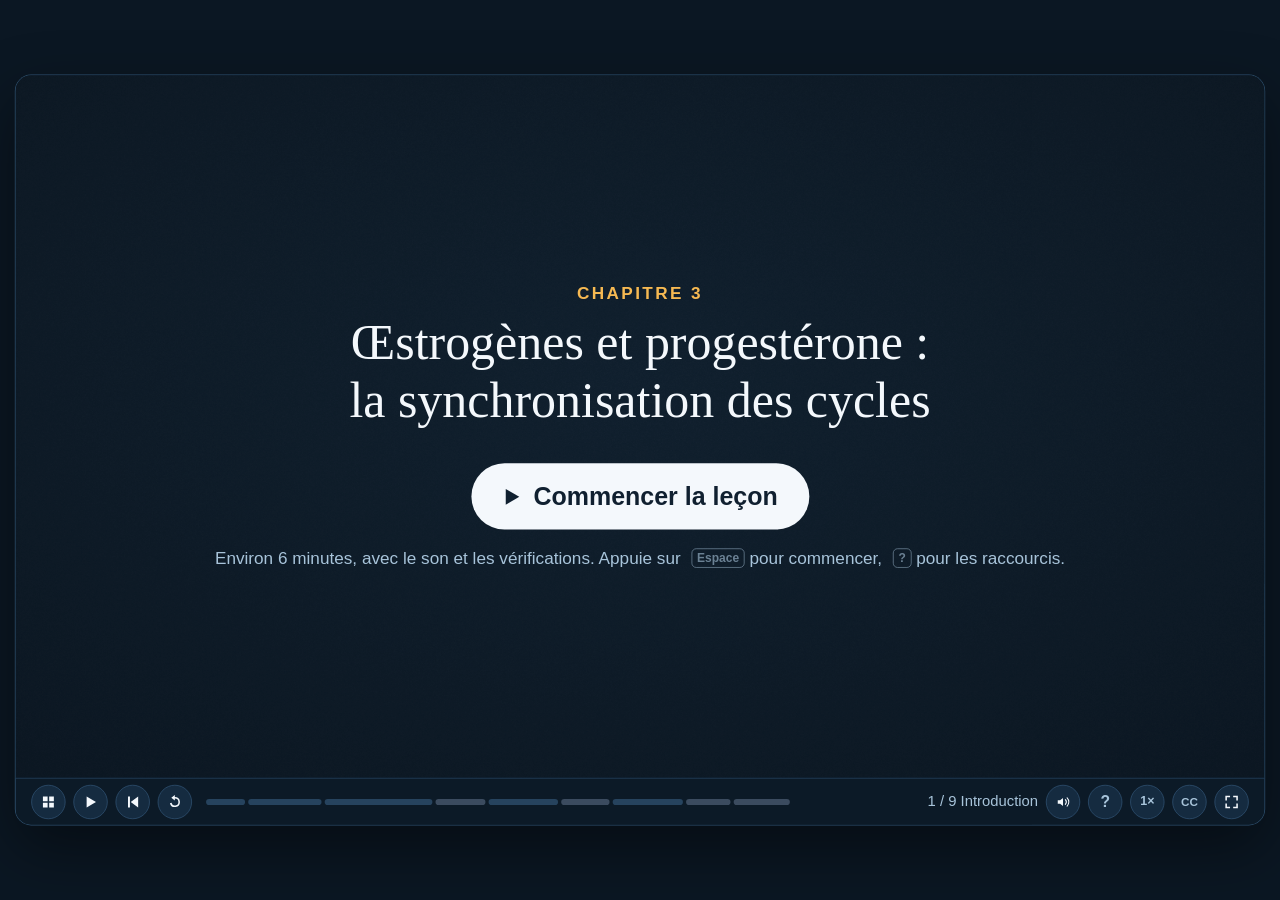
<file: ch03/index.html>
<!doctype html>
<html lang="fr">
<head>
<meta charset="utf-8">
<meta name="viewport" content="width=device-width, initial-scale=1">
<title>Chapitre 3 · Synchronisation des cycles — Contrôle hormonal</title>
<link rel="stylesheet" href="../lib/engine.css">
<link rel="expect" href="#bar" blocking="render">
</head>
<body>
<script src="../lib/engine.js"></script>
<script src="../lib/lang-fr.js"></script>
<script src="../lib/vocab.js"></script>
<script src="audio/fr/timings.js"></script>
<script>
'use strict';
const CHAPTER = {
  number: 3,
  title: 'Œstrogènes et progestérone : la synchronisation des cycles',
  minutes: 6,
  language: 'fr',
  next: '../ch04/',
};

const BEATS = [
  ['intro', 'Introduction', (m, D) => {
    const g = G(scene, { o: 0, y: 18 });
    T(g, 'SVT · Cycle 4 (4e) · Partie 2 · Chapitre 3', { x: 800, y: 195, size: 27, fill: COL.dim, anchor: 'middle' });
    T(g, 'Œstrogènes et progestérone', { x: 800, y: 300, size: 74, weight: 700, fill: COL.chalk, anchor: 'middle' });
    T(g, 'La synchronisation des cycles ovarien et utérin', { x: 800, y: 382, size: 46, weight: 600, fill: C_ESTRO, anchor: 'middle' });
    horSchemaNode(g, 370, 545, 250, 88, 'Cycle ovarien', { color: C_ESTRO, sub: 'ovulation J14' });
    horArrow(g, 515, 545, 1075, 545, .35, { color: C_PROG, sw: 5 });
    horSchemaNode(g, 1230, 545, 260, 88, 'Cycle utérin', { color: C_PROG, sub: 'règles J1–J5' });
    T(g, 'Dosages hormonaux coordonnés', { x: 795, y: 505, size: 22, weight: 600, fill: C_PROG, anchor: 'middle' });
    tw(g, { o: 1, y: 0 }, .12, .75, out);
    const sub = horText(scene, 'Comment ces deux hormones accordent-elles l’ovaire et l’utérus au cours du mois ?', 800, 745, m('sub'), { size: 29, fill: COL.dim, anchor: 'middle' });
    tw(g, { o: 0, y: -18 }, D - .75, .65);
    hide(sub, D - .75, .65);
  }],

  ['roue_cycle', 'Calendrier d’un cycle moyen', (m) => {
    const p = panel(0);
    horTitle(p, 'Le calendrier d’un cycle moyen de 28 jours', 68, .05, 'Repères temporels issus de l’activité « Le cycle menstruel »');

    horCard(p, 75, 152, 460, 560, { title: 'Roue du cycle (28 jours)', color: C_PILULE, t0: .08 });
    horDoc(p, '../img/doc_roue_cycle.webp', 105, 218, 400, 445, { color: C_PILULE, pad: 14, t0: .14 });

    horCard(p, 580, 152, 945, 166, { title: 'J1 à J5 · Les règles (menstruations)', color: C_PILULE, t0: m('periods') });
    horText(p, 'Par convention, le 1er jour des règles marque le jour 1 du cycle.', 615, 242, m('periods') + .2, { size: 24 });
    horText(p, 'La couche superficielle de la muqueuse utérine se détache (environ 5 jours).', 615, 282, m('periods') + .35, { size: 22, fill: C_PILULE });

    horCard(p, 580, 348, 945, 166, { title: 'J14 · L’ovulation (cycle de 28 jours)', color: C_ESTRO, t0: m('ovulation') });
    horText(p, 'L’ovaire expulse un ovule prêt à être fécondé.', 615, 438, m('ovulation') + .2, { size: 24 });
    horText(p, 'Durée de vie d’un ovule : environ 24 à 48 heures dans les trompes.', 615, 478, m('ovulation') + .35, { size: 22, fill: C_ESTRO });

    horCard(p, 580, 544, 945, 168, { title: 'J11 à J16 · Période féconde', color: C_SEX, t0: m('fertile') });
    horText(p, 'Fenêtre où une fécondation est possible (spermatozoïdes : 3 à 5 jours).', 615, 634, m('fertile') + .2, { size: 24 });
    horText(p, 'Attention : ce repère J14 vaut uniquement pour un cycle de 28 jours.', 615, 674, m('fertile') + .35, { size: 22, fill: C_SEX });
  }],

  ['courbes_doc2', 'Document 2 · Courbes hormonales', (m) => {
    const p = panel(0);
    horTitle(p, 'Document 2 · Courbes hormonales et muqueuse utérine', 68, .05, 'Superposition des taux sanguins et de l’état de l’utérus sur 28 jours');

    horDoc(p, '../img/doc2_cycle_hormones.webp', 210, 138, 1180, 475, { color: C_ESTRO, pad: 10, t0: .06 });
    horSpotlight(p, 735, 155, 235, 390, C_ESTRO, m('estro'), .4);
    horSpotlight(p, 975, 155, 225, 390, C_PROG, m('prog'), .4);
    horSpotlight(p, 1205, 155, 115, 390, C_PILULE, m('drop'), .4);

    horCard(p, 95, 632, 445, 175, { title: '1. Avant J14 : Œstrogènes', color: C_ESTRO, t0: m('estro') });
    horText(p, 'Pic proche de 30 ng/mL avant J14.', 120, 718, m('estro') + .2, { size: 21, weight: 700, fill: C_ESTRO });
    horText(p, 'Déclenche l’ovulation et amorce', 120, 752, m('estro') + .35, { size: 20 });
    horText(p, 'la reconstruction de la muqueuse.', 120, 780, m('estro') + .4, { size: 20 });

    horCard(p, 578, 632, 445, 175, { title: '2. J14–J28 : Progestérone', color: C_PROG, t0: m('prog') });
    horText(p, 'Pic vers 250 pg/mL en 2e phase.', 603, 718, m('prog') + .2, { size: 21, weight: 700, fill: C_PROG });
    horText(p, 'Épaissit et enrichit la muqueuse', 603, 752, m('prog') + .35, { size: 20 });
    horText(p, 'en glandes et vaisseaux sanguins.', 603, 780, m('prog') + .4, { size: 20 });

    horCard(p, 1060, 632, 445, 175, { title: '3. Fin de cycle (J28) : Chute', color: C_PILULE, t0: m('drop') });
    horText(p, 'Chute brutale des 2 hormones.', 1085, 718, m('drop') + .2, { size: 21, weight: 700, fill: C_PILULE });
    horText(p, 'Sans embryon, la muqueuse', 1085, 752, m('drop') + .35, { size: 20 });
    horText(p, 'se détache → ce sont les règles.', 1085, 780, m('drop') + .4, { size: 20 });
  }],

  ['q1', 'Question · Déclenchement des règles', (m) => {
    const p = panel(0);
    horTitle(p, 'Rappel · Fin du cycle (28e jour)', 72, .05, 'Lecture de la fin des courbes du Document 2');
    horCard(p, 260, 175, 480, 220, { title: 'Œstrogènes et Progestérone', color: C_PILULE, t0: .1 });
    horText(p, 'Taux sanguins en chute rapide', 500, 295, .2, { size: 25, weight: 700, fill: C_PILULE, anchor: 'middle' });
    horText(p, '(absence de fécondation)', 500, 336, .25, { size: 21, fill: COL.dim, anchor: 'middle' });
    horArrow(p, 760, 285, 895, 285, .3, { color: C_PILULE, sw: 5 });
    horCard(p, 915, 175, 425, 220, { title: 'Muqueuse utérine', color: C_ESTRO, t0: .2 });
    horText(p, 'Effet observé à J28–J1 ?', 1127, 305, .35, { size: 24, weight: 700, fill: C_ESTRO, anchor: 'middle' });
  }, {
    ask: done => quiz(BAND, [{
      id: 'ch3-q1',
      prompt: ['D’après le Document 2, qu’est-ce qui déclenche directement l’apparition des règles en fin de cycle ?'],
      build: choice([
        'La chute brutale des taux d’œstrogènes et de progestérone',
        'Un nouveau pic maximal de progestérone à J28',
        'L’augmentation du volume des testicules',
      ], 0, 'Exact ! Sans nidation, les taux hormonaux chutent et la muqueuse se détache : ce sont les règles.', [
        null,
        'Non, c’est justement quand la progestérone et les œstrogènes chutent que la muqueuse n’est plus maintenue.',
        'Non, il s’agit ici du cycle féminin contrôlé par les ovaires.',
      ]),
    }], done),
  }],

  ['variabilite', 'Muqueuse utérine et variabilité', (m) => {
    const p = panel(0);
    horTitle(p, 'Évolution de la muqueuse et variabilité des cycles', 68, .05, 'De l’épaisseur (2–3 mm) à la vigilance sur les dates');

    horCard(p, 65, 148, 795, 410, { title: 'Coupes schématiques de la paroi utérine', color: C_SEX, t0: .08 });
    const stages = [
      ['J1–J5 Règles', 'menstruation', C_PILULE, .2],
      ['J6–J13 Croissance', 'grow', C_ESTRO, m('lining')],
      ['J14–J27 Nidation', 'thick', C_PROG, m('lining') + .45],
      ['J28 Détachement', 'thin', C_BRAIN, m('lining') + .85],
    ];
    stages.forEach(([lbl, st, col, t0], i) => {
      const x = 92 + i * 190;
      horMucosaStage(p, x, 225, 165, 215, { stage: st, t0, label: lbl, color: col });
    });
    horText(p, 'De 2–3 mm, la muqueuse s’épaissit avec vaisseaux et glandes en tube.', 462, 526, m('lining') + .6, { size: 20, fill: COL.dim, anchor: 'middle' });

    horCard(p, 885, 148, 650, 410, { title: 'Zoom courbes · Document 2', color: C_BLOOD, t0: .12 });
    horDoc(p, '../img/doc2_courbe_seule.webp', 908, 212, 604, 326, { color: C_BLOOD, pad: 8, t0: .18 });

    horCard(p, 65, 588, 1470, 212, { title: 'Mise en garde importante du document (encadré rouge)', color: C_PILULE, t0: m('caution') });
    horText(p, 'La durée d’un cycle varie d’une femme à l’autre (ex. 23 à 35 jours) et d’un mois à l’autre chez une même femme.', 800, 686, m('caution') + .25, { size: 23, weight: 700, fill: COL.chalk, anchor: 'middle' });
    horText(p, 'Conséquence : la date de l’ovulation n’est pas fixe le 14e jour ; la phase avant l’ovulation varie fortement.', 800, 738, m('caution') + .5, { size: 22, fill: C_ESTRO, anchor: 'middle' });
  }],

  ['q2', 'Question · Pic pré-ovulatoire', (m) => {
    const p = panel(0);
    horTitle(p, 'Rappel · Lecture du Document 2 avant J14', 72, .05);
    horDoc(p, '../img/doc2_courbe_seule.webp', 360, 140, 880, 355, { color: C_ESTRO, pad: 8, t0: .08 });
    horSpotlight(p, 640, 155, 130, 275, C_ESTRO, .25, .4);
  }, {
    ask: done => quiz(BAND, [{
      id: 'ch3-q2',
      prompt: ['Sur le Document 2, quelle hormone atteint son pic juste avant l’ovulation (autour du 14e jour) ?'],
      build: choice([
        'Les œstrogènes (pic vers 30 ng/mL)',
        'La progestérone (pic uniquement pendant les règles)',
        'Aucune hormone ne varie avant J14',
      ], 0, 'Exact ! Le pic d’œstrogènes juste avant J14 précède l’ovulation, tandis que la progestérone domine ensuite.', [
        null,
        'Non, le grand pic de progestérone se produit après l’ovulation, entre J14 et J28.',
        'Non, regarde la courbe des œstrogènes juste avant la flèche « Ovulation ».',
      ]),
    }], done),
  }],

  ['wrap', 'À retenir · Chapitre 3', (m) => {
    const p = panel(0);
    horTitle(p, 'À retenir — Chapitre 3', 72, .05, 'Synchronisation hormonale et variabilité des cycles');

    const rows = [
      ['1. Cycle moyen de 28 jours', 'Règles à partir du jour 1 (~5 jours), ovulation autour de J14 et période féconde vers J11–J16.', C_BLOOD, m('w1')],
      ['2. Œstrogènes puis Progestérone', 'Le pic d’œstrogènes précède l’ovulation ; la progestérone prépare et vascularise la muqueuse après J14.', C_PROG, m('w2')],
      ['3. Chute hormonale et variabilité', 'La chute des deux hormones provoque les règles ; la durée réelle varie selon les femmes et les cycles.', C_PILULE, m('w3')],
    ];
    rows.forEach(([ttl, desc, col, t0], i) => {
      const y = 162 + i * 208;
      horCard(p, 130, y, 1340, 174, { title: ttl, color: col, t0 });
      horText(p, desc, 800, y + 114, t0 + .2, { size: 23, fill: COL.chalk, anchor: 'middle' });
    });
  }],

  ['final1', 'Mise en pratique finale', () => {
    panel(0);
  }, {
    ask: done => quiz(SCREEN, [
      {
        id: 'ch3-f1',
        prompt: ['1 / 3 · Quel rôle joue la progestérone après l’ovulation (entre J14 et J28) ?'],
        build: choice([
          'Elle maintient la muqueuse utérine épaissie, riche en vaisseaux et en glandes',
          'Elle provoque immédiatement le détachement de la muqueuse (règles)',
          'Elle empêche le sang de circuler vers l’utérus',
        ], 0, 'Exact ! La progestérone prépare activement l’utérus à l’éventuelle nidation d’un embryon.', [
          null,
          'Non, les règles sont déclenchées par la chute de la progestérone et des œstrogènes à la fin du cycle.',
          'Non, au contraire la progestérone favorise la vascularisation de la muqueuse.',
        ]),
      },
      {
        id: 'ch3-f2',
        prompt: ['2 / 3 · Vrai ou Faux : coche la réponse correcte pour chaque énoncé.'],
        build: grid([
          { parts: ['Par convention, le jour 1 du cycle correspond au premier jour des règles.'], ans: ['v'], why: 'Vrai : c’est le repère de départ de chaque cycle menstruel.' },
          { parts: ['Sur le Document 2, le grand pic de progestérone a lieu avant l’ovulation.'], ans: ['f'], why: 'Faux : avant J14 domine le pic d’œstrogènes ; la progestérone grimpe après l’ovulation.' },
          { parts: ['La durée d’un cycle varie d’une femme à l’autre et d’un cycle à l’autre.'], ans: ['v'], why: 'Vrai : 28 jours n’est qu’une moyenne statistique.' },
        ], [['v', 'Vrai', C_SEX], ['f', 'Faux', C_PILULE]], { multi: false, text: true }),
      },
      {
        id: 'ch3-f3',
        prompt: ['3 / 3 · Complète les deux repères numériques d’un cycle théorique moyen :'],
        build: blanks([
          {
            parts: ['Pour un cycle moyen de ', { box: '28' }, ' jours, l’ovulation se situe vers le ', { box: '14' }, 'e jour.'],
            why: 'Parfait ! Un cycle théorique de 28 jours place l’ovulation au 14e jour.',
            hint: 'Durée classique du cycle moyen (en jours), puis moitié de cette durée.',
          },
        ]),
      },
    ], done, 'Mise en pratique · Chapitre 3'),
  }],

  ['finish', 'Terminé', () => { panel(0); }, { ask: finishCard }],
].map(([id, title, run, extra]) => ({ id, title, run, ...extra }));

boot();
</script>
</body>
</html>
</file>
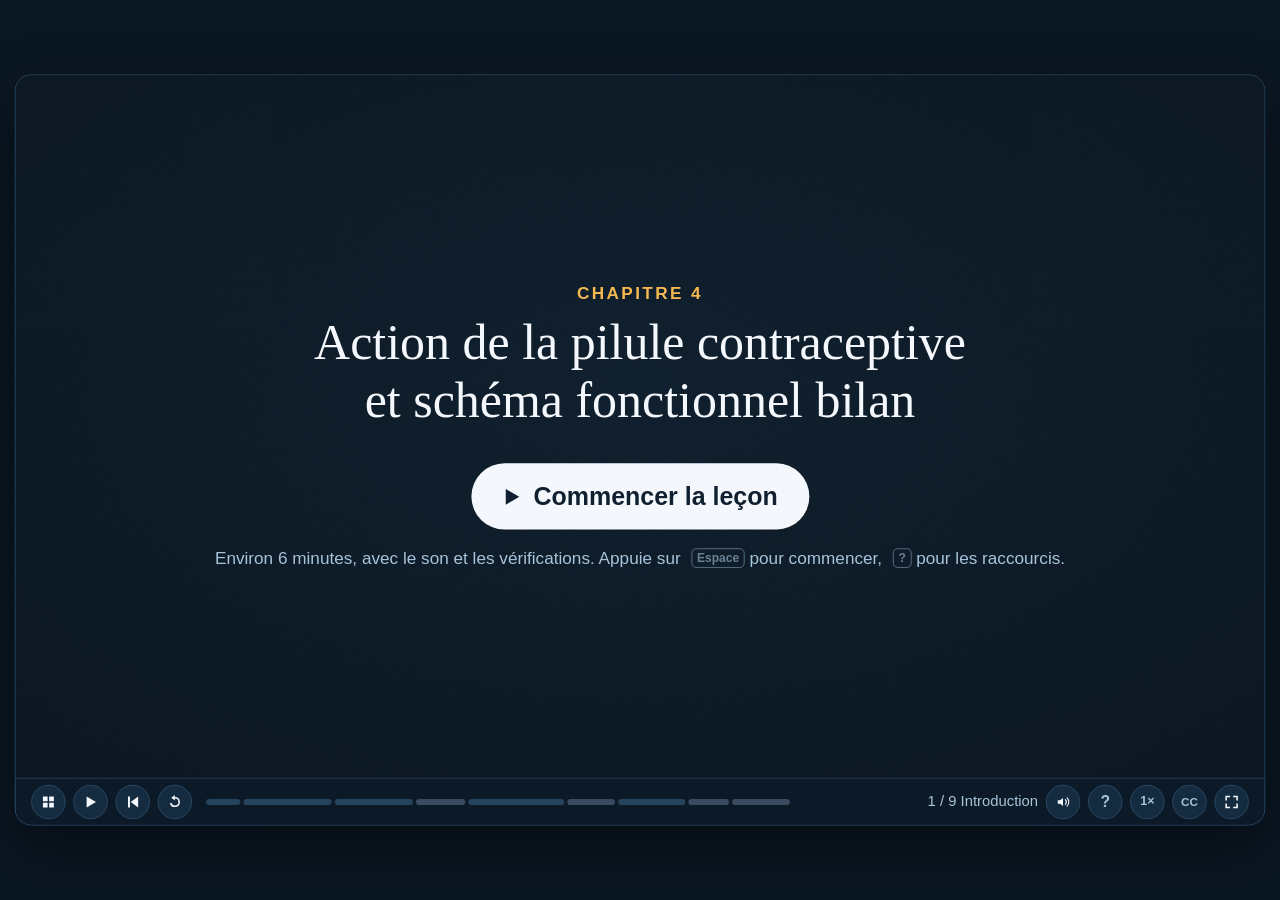
<file: ch04/index.html>
<!doctype html>
<html lang="fr">
<head>
<meta charset="utf-8">
<meta name="viewport" content="width=device-width, initial-scale=1">
<title>Chapitre 4 · Pilule et schéma bilan — Contrôle hormonal</title>
<link rel="stylesheet" href="../lib/engine.css">
<link rel="expect" href="#bar" blocking="render">
</head>
<body>
<script src="../lib/engine.js"></script>
<script src="../lib/lang-fr.js"></script>
<script src="../lib/vocab.js"></script>
<script src="audio/fr/timings.js"></script>
<script>
'use strict';
const CHAPTER = {
  number: 4,
  title: 'Action de la pilule contraceptive et schéma fonctionnel bilan',
  minutes: 6,
  language: 'fr',
  next: null,
};

const BEATS = [
  ['intro', 'Introduction', (m, D) => {
    const g = G(scene, { o: 0, y: 18 });
    T(g, 'SVT · Cycle 4 (4e) · Partie 2 · Chapitre 4', { x: 800, y: 195, size: 27, fill: COL.dim, anchor: 'middle' });
    T(g, 'Pilule et schéma bilan', { x: 800, y: 300, size: 78, weight: 700, fill: COL.chalk, anchor: 'middle' });
    T(g, 'Bloquer l’ovulation et tout synthétiser', { x: 800, y: 382, size: 48, weight: 600, fill: C_PILULE, anchor: 'middle' });
    horSchemaNode(g, 360, 545, 220, 88, 'Pilule', { kind: 'circle', color: C_PILULE });
    horArrow(g, 485, 545, 1085, 545, .35, { color: C_PILULE, sw: 5 });
    horBlockBadge(g, 785, 545, C_PILULE, .45, 22);
    horSchemaNode(g, 1240, 545, 280, 88, 'Ovaires & Utérus', { color: C_SEX, sub: 'ovulation bloquée' });
    T(g, 'Blocage hormonal « − »', { x: 785, y: 495, size: 22, weight: 600, fill: C_PILULE, anchor: 'middle' });
    tw(g, { o: 1, y: 0 }, .12, .75, out);
    const sub = horText(scene, 'Comment la pilule agit-elle sur les taux d’hormones et comment résumer tout le contrôle hormonal ?', 800, 745, m('sub'), { size: 28, fill: COL.dim, anchor: 'middle' });
    tw(g, { o: 0, y: -18 }, D - .75, .65);
    hide(sub, D - .75, .65);
  }],

  ['doc3_pilule', 'Document 3 · Action de la pilule', (m) => {
    const p = panel(0);
    horTitle(p, 'Document 3 · Dosages avec et sans pilule normodosée (0–64 jours)', 68, .05, 'Comparaison des hormones ovariennes naturelles avant et pendant la prise');

    horDoc(p, '../img/doc3_pilule.webp', 326, 138, 948, 452, { color: C_PILULE, pad: 10, t0: .06 });
    horSpotlight(p, 385, 152, 340, 375, C_SEX, m('natural'), .4);
    horSpotlight(p, 730, 152, 505, 375, C_PILULE, m('pill'), .4);

    horCard(p, 120, 610, 430, 195, { title: '1. Cycle naturel (0–28 j)', color: C_SEX, t0: m('natural') });
    horText(p, 'Pics d’œstrogènes et de progestérone.', 146, 698, m('natural') + .2, { size: 21 });
    horText(p, 'Ovulation présente vers J14,', 146, 734, m('natural') + .35, { size: 21, fill: C_SEX, weight: 700 });
    horText(p, 'suivie des règles en fin de cycle.', 146, 766, m('natural') + .4, { size: 21 });

    horCard(p, 585, 610, 430, 195, { title: '2. Sous pilule (28–64 j)', color: C_PILULE, t0: m('pill') });
    horText(p, 'Prise quotidienne de la pilule :', 611, 698, m('pill') + .2, { size: 21 });
    horText(p, 'taux naturels maintenus très bas,', 611, 734, m('pill') + .35, { size: 21, fill: C_PILULE, weight: 700 });
    horText(p, 'courbes pratiquement plates.', 611, 766, m('pill') + .4, { size: 21 });

    horCard(p, 1050, 610, 430, 195, { title: '3. Ovulation bloquée', color: C_ESTRO, t0: m('blocked') });
    horText(p, 'Sans pic hormonal, l’ovaire', 1076, 698, m('blocked') + .2, { size: 21 });
    horText(p, 'est mis au repos : pas d’ovulation.', 1076, 734, m('blocked') + .35, { size: 21, fill: C_ESTRO, weight: 700 });
    horText(p, 'Saignements artificiels à l’arrêt.', 1076, 766, m('blocked') + .4, { size: 21 });
  }],

  ['contraception_modes', 'Méthodes contraceptives', (m) => {
    const p = panel(0);
    horTitle(p, 'Les méthodes contraceptives : trois modes d’action', 68, .05, 'Document récapitulatif : empêcher gamètes, ovulation ou nidation');

    horCard(p, 60, 148, 885, 648, { title: 'Tableau de cours · Méthodes contraceptives', color: C_BLOOD, t0: .06 });
    horDoc(p, '../img/doc_contraception.webp', 80, 206, 845, 574, { color: C_BLOOD, pad: 8, t0: .12 });

    horCard(p, 975, 148, 565, 196, { title: '1. Rencontre des gamètes', color: C_BLOOD, t0: m('barriers') });
    horText(p, 'Préservatifs masculin / féminin, diaphragme.', 1002, 236, m('barriers') + .2, { size: 22, weight: 700, fill: C_BLOOD });
    horText(p, 'Action mécanique barrière.', 1002, 272, m('barriers') + .3, { size: 21 });
    horText(p, 'Seul le préservatif protège aussi des IST.', 1002, 308, m('barriers') + .4, { size: 21, fill: C_SEX, weight: 700 });

    horCard(p, 975, 374, 565, 196, { title: '2. Bloquer l’ovulation', color: C_PILULE, t0: m('hormonal') });
    horText(p, 'Pilule contraceptive, implant hormonal.', 1002, 462, m('hormonal') + .2, { size: 22, weight: 700, fill: C_PILULE });
    horText(p, 'Suppriment le pic ovulatoire et modifient', 1002, 498, m('hormonal') + .3, { size: 21 });
    horText(p, 'la muqueuse utérine et la glaire.', 1002, 534, m('hormonal') + .4, { size: 21 });

    horCard(p, 975, 600, 565, 196, { title: '3. Empêcher la nidation', color: C_ESTRO, t0: m('implantation') });
    horText(p, 'Stérilet (DIU cuivre ou hormonal).', 1002, 688, m('implantation') + .2, { size: 22, weight: 700, fill: C_ESTRO });
    horText(p, 'Placé dans l’utérus, il empêche', 1002, 724, m('implantation') + .3, { size: 21 });
    horText(p, 'l’implantation d’un éventuel embryon.', 1002, 760, m('implantation') + .4, { size: 21 });
  }],

  ['q1', 'Question · Mécanisme de la pilule', (m) => {
    const p = panel(0);
    horTitle(p, 'Rappel · Courbes sous pilule (Document 3)', 72, .05);
    horDoc(p, '../img/doc3_pilule.webp', 415, 140, 770, 360, { color: C_PILULE, pad: 8, t0: .08 });
    horSpotlight(p, 735, 152, 425, 305, C_PILULE, .25, .4);
  }, {
    ask: done => quiz(BAND, [{
      id: 'ch4-q1',
      prompt: ['D’après le Document 3, comment la pilule normodosée empêche-t-elle une grossesse ?'],
      build: choice([
        'Elle maintient les hormones naturelles basses et plates, bloquant ainsi l’ovulation',
        'Elle empêche physiquement le passage des spermatozoïdes comme un préservatif',
        'Elle augmente fortement la progestérone à 250 pg/mL tous les matins',
      ], 0, 'Exact ! En supprimant les pics hormonaux, la pilule empêche la libération d’un ovule.', [
        null,
        'Non, c’est le rôle mécanique du préservatif ou du diaphragme.',
        'Non, regarde les courbes plates dès le jour 28 : aucun pic ne se forme sous pilule.',
      ]),
    }], done),
  }],

  ['schema_bilan', 'Schéma fonctionnel bilan', (m) => {
    const p = panel(0);
    horTitle(p, 'Schéma fonctionnel bilan et correction officielle', 68, .05, 'Construction progressive à gauche · Correction du cours à droite');

    horCard(p, 55, 140, 890, 665, { title: 'Construction du schéma fonctionnel', color: C_ESTRO, t0: .06 });

    const sPit = G(p, { o: 0 });
    horSchemaNode(sPit, 500, 240, 310, 62, 'Cerveau (Hypophyse)', { color: C_BRAIN });
    horSchemaNode(sPit, 255, 418, 195, 62, 'Testicules', { color: C_BRAIN });
    horSchemaNode(sPit, 685, 418, 195, 62, 'Ovaires', { color: C_BRAIN });
    horArrow(sPit, 405, 272, 265, 384, m('pituitary') + .15, { color: C_BRAIN, sw: 4.5 });
    horArrow(sPit, 595, 272, 675, 384, m('pituitary') + .15, { color: C_BRAIN, sw: 4.5 });
    T(sPit, 'Gonadostimulines', { x: 485, y: 318, size: 19, weight: 700, fill: C_BRAIN, anchor: 'middle' });
    T(sPit, '→ Car. sex. primaires', { x: 485, y: 344, size: 17, fill: COL.chalk, anchor: 'middle' });
    show(sPit, m('pituitary'), .45);

    const sSex = G(p, { o: 0 });
    horSchemaNode(sSex, 315, 620, 280, 74, ['Caractères sexuels', 'secondaires'], { color: C_ESTRO, size: 19 });
    horSchemaNode(sSex, 685, 620, 235, 92, ['Muqueuse', 'utérine'], { kind: 'diamond', color: C_SEX, size: 18 });
    horArrow(sSex, 255, 452, 255, 580, m('sexHormones') + .15, { color: C_SEX, sw: 4.5 });
    horArrow(sSex, 635, 450, 415, 582, m('sexHormones') + .25, { color: C_SEX, sw: 4.5 });
    horArrow(sSex, 685, 452, 685, 570, m('sexHormones') + .2, { color: C_SEX, sw: 4.5 });
    T(sSex, 'Testostérone', { x: 145, y: 512, size: 17, weight: 700, fill: C_SEX, anchor: 'middle' });
    T(sSex, 'Œstro. + Prog.', { x: 525, y: 502, size: 17, weight: 700, fill: C_SEX, anchor: 'middle' });
    show(sSex, m('sexHormones'), .45);

    const sPil = G(p, { o: 0 });
    horSchemaNode(sPil, 865, 512, 92, 92, 'Pilule', { kind: 'circle', color: C_PILULE, size: 20 });
    horArrow(sPil, 828, 476, 780, 434, m('minus') + .15, { color: C_PILULE, sw: 4 });
    horBlockBadge(sPil, 804, 455, C_PILULE, m('minus') + .2, 13);
    horArrow(sPil, 832, 550, 775, 594, m('minus') + .2, { color: C_PILULE, sw: 4 });
    horBlockBadge(sPil, 804, 572, C_PILULE, m('minus') + .25, 13);
    horPill(sPil, 500, 745, 'Légende : rouge = hypophyse · vert = hormones sexuelles · (−) = blocage pilule', C_BLOOD, m('minus') + .35, { w: 800, size: 18 });
    show(sPil, m('minus'), .45);

    horCard(p, 975, 140, 570, 665, { title: 'Correction officielle du cours', color: C_SEX, t0: m('official') });
    horDoc(p, '../img/schema_bilan_correction.webp', 995, 200, 530, 590, { color: C_SEX, pad: 8, t0: m('official') + .15 });
  }],

  ['q2', 'Question · Lecture du schéma bilan', (m) => {
    const p = panel(0);
    horTitle(p, 'Rappel · Symboles de la pilule sur le schéma bilan', 72, .05);
    horSchemaNode(p, 480, 300, 120, 120, 'Pilule', { kind: 'circle', color: C_PILULE, t0: .1 });
    horArrow(p, 555, 275, 860, 225, .2, { color: C_PILULE, sw: 5 });
    horBlockBadge(p, 705, 250, C_PILULE, .3, 18);
    horArrow(p, 555, 325, 860, 375, .25, { color: C_PILULE, sw: 5 });
    horBlockBadge(p, 705, 350, C_PILULE, .35, 18);
    horSchemaNode(p, 1020, 220, 260, 74, 'Ovaires', { color: C_BRAIN, t0: .15 });
    horSchemaNode(p, 1020, 380, 270, 86, ['Muqueuse', 'utérine'], { kind: 'diamond', color: C_SEX, size: 19, t0: .15 });
  }, {
    ask: done => quiz(BAND, [{
      id: 'ch4-q2',
      prompt: ['Que signifient les deux flèches marquées « − » partant du cercle « Pilule » sur le schéma bilan officiel ?'],
      build: choice([
        'La pilule freine ou bloque l’activité des ovaires (ovulation) et le développement de la muqueuse utérine',
        'La pilule stimule l’hypophyse pour produire deux ovules par cycle',
        'La pilule retire physiquement les testicules et les ovaires',
      ], 0, 'Exact ! Le signe « − » symbolise une action inhibitrice (blocage) sur les ovaires et sur l’utérus.', [
        null,
        'Non, le signe « − » indique au contraire un blocage hormonal, et non une stimulation.',
        'Non, son effet est purement hormonal et réversible à l’arrêt de la prise.',
      ]),
    }], done),
  }],

  ['wrap', 'À retenir · Chapitre 4', (m) => {
    const p = panel(0);
    horTitle(p, 'À retenir — Chapitre 4', 72, .05, 'Contraception et schéma fonctionnel complet');

    const rows = [
      ['1. Mode d’action de la pilule (Document 3)', 'La prise quotidienne d’hormones maintient des taux bas et plats : sans pic hormonal, l’ovulation est bloquée.', C_PILULE, m('w1')],
      ['2. Trois cibles contraceptives', 'Empêcher la rencontre des gamètes (préservatif + protection IST), l’ovulation (pilule/implant) ou la nidation (stérilet).', C_BLOOD, m('w2')],
      ['3. Le schéma bilan officiel', 'Cerveau (gonadostimulines) → testicules/ovaires → caractères secondaires + muqueuse utérine ; pilule = frein « − ».', C_SEX, m('w3')],
    ];
    rows.forEach(([ttl, desc, col, t0], i) => {
      const y = 162 + i * 208;
      horCard(p, 130, y, 1340, 174, { title: ttl, color: col, t0 });
      horText(p, desc, 800, y + 114, t0 + .2, { size: 22, fill: COL.chalk, anchor: 'middle' });
    });
  }],

  ['final1', 'Mise en pratique finale', () => {
    panel(0);
  }, {
    ask: done => quiz(SCREEN, [
      {
        id: 'ch4-f1',
        prompt: ['1 / 3 · Associe la bonne méthode : quel contraceptif agit principalement en empêchant l’ovulation ?'],
        build: choice([
          'La pilule contraceptive (ou l’implant hormonal)',
          'Le préservatif masculin en latex',
          'Le diaphragme placé devant le col de l’utérus',
        ], 0, 'Exact ! Pilule et implant agissent par voie hormonale sur le déclenchement de l’ovulation.', [
          null,
          'Non, le préservatif empêche mécaniquement la rencontre des gamètes (et protège des IST).',
          'Non, le diaphragme est une barrière mécanique bloquant la rencontre des gamètes.',
        ]),
      },
      {
        id: 'ch4-f2',
        prompt: ['2 / 3 · Vrai ou Faux : vérifie ta compréhension du schéma bilan et des contraceptifs.'],
        build: grid([
          { parts: ['La pilule supprime le pic hormonal qui déclenche l’ovulation.'], ans: ['v'], why: 'Vrai : le Document 3 montre des courbes plates sous pilule normodosée.' },
          { parts: ['Sur le schéma bilan, les gonadostimulines viennent des ovaires vers le cerveau.'], ans: ['f'], why: 'Faux : elles sont sécrétées par l’hypophyse (cerveau) vers les ovaires et les testicules.' },
          { parts: ['Le préservatif protège à la fois contre une grossesse et contre les IST.'], ans: ['v'], why: 'Vrai : c’est l’unique contraceptif protégeant aussi des infections sexuellement transmissibles.' },
        ], [['v', 'Vrai', C_SEX], ['f', 'Faux', C_PILULE]], { multi: false, text: true }),
      },
      {
        id: 'ch4-f3',
        prompt: ['3 / 3 · Sur le schéma bilan officiel, quel organe libère les gonadostimulines (flèches rouges) vers les ovaires et les testicules ?'],
        build: choice([
          'L’hypophyse, petite glande située à la base du cerveau',
          'La muqueuse utérine pendant les règles',
          'Le diaphragme mécanique',
        ], 0, 'Bravo ! Tu maîtrises tout le contrôle hormonal et le mode d’action de la pilule.', [
          null,
          'Non, la muqueuse utérine est une cible des hormones ovariennes.',
          'Non, le diaphragme est une méthode contraceptive barrière.',
        ]),
      },
    ], done, 'Mise en pratique · Chapitre 4'),
  }],

  ['finish', 'Terminé', () => { panel(0); }, { ask: finishCard }],
].map(([id, title, run, extra]) => ({ id, title, run, ...extra }));

boot();
</script>
</body>
</html>
</file>
<file: lib/units.css>
/* The unit headers of a book's contents page, the same in every book: a strip of chalkboard per unit, with the unit's
   label and title and a sketch of its ideas (UNIT_ART, from the book's own unit-art.js) drawn in the unit colour --c.
   Markup and the scroll observer are in units.js. Uses the contents page's --book, --ui, --chalk and --ease. */
.unit { position: relative; max-width: 1212px; margin: 0 auto; padding: 28px 16px 0; }
.unit h2 { position: relative; display: flex; flex-wrap: wrap; align-items: baseline; gap: 4px 14px; min-height: 168px; margin: 0 0 16px; padding-top: 130px; font: 500 28px/1.2 var(--book); }
.unit .grid { position: relative; }
.unit::before { content: ""; position: absolute; inset: 0 16px auto; height: 208px; border-radius: 22px; pointer-events: none;
  background: radial-gradient(ellipse 46% 90% at 74% 55%, color-mix(in srgb, var(--c) 11%, transparent), transparent 70%); }
.unit-art { position: absolute; top: 20px; right: 28px; width: min(580px, 56%); height: auto; overflow: visible; pointer-events: none;
  color: var(--c); fill: none; stroke: currentColor; stroke-width: 2.6; stroke-linecap: round; stroke-linejoin: round; opacity: .78; }
.unit-art text { fill: currentColor; stroke: none; font-family: var(--book); font-style: italic; }
.unit-art .a { color: var(--chalk); opacity: .55; }
.unit-art .faint { opacity: .22; }
.unit-art .d { stroke-dasharray: 1 1; stroke-dashoffset: 1; }
.unit-art .t { opacity: 0; }
.seen .unit-art .d { animation: art-draw 1.1s cubic-bezier(.5, 0, .3, 1) forwards; animation-delay: calc(var(--k) * 55ms + 120ms); }
.seen .unit-art .t { animation: art-fade .6s ease-out forwards; animation-delay: calc(var(--k) * 55ms + 300ms); }
.seen .unit-art .a.t { animation-name: art-fade-a; }
@keyframes art-draw { to { stroke-dashoffset: 0; } }
@keyframes art-fade { to { opacity: 1; } }
@keyframes art-fade-a { to { opacity: .55; } }
/* After the drawing, each sketch keeps one small motion that belongs to its topic. */
.unit-art g { transform-box: fill-box; }
.seen .unit-art .swap-a { animation: swap-a 6s var(--ease) 2.4s infinite; }
.seen .unit-art .swap-b { animation: swap-b 6s var(--ease) 2.4s infinite; }
@keyframes swap-a { 0%, 30%, 100% { transform: none; } 45%, 80% { transform: translate(80px, 0); } 37% { transform: translate(40px, -30px); } 88% { transform: translate(40px, 30px); } }
@keyframes swap-b { 0%, 30%, 100% { transform: none; } 45%, 80% { transform: translate(-80px, 0); } 37% { transform: translate(-40px, 30px); } 88% { transform: translate(-40px, -30px); } }
.seen .unit-art .step { animation: art-fade .6s ease-out forwards, step 4s ease-in-out infinite; animation-delay: calc(var(--k) * 55ms + 300ms), calc(var(--k) * 300ms + 2s); }
@keyframes step { 0%, 20%, 100% { fill-opacity: 1; } 10% { fill-opacity: .3; } }
.unit-art .hop, .unit-art .ride { offset-rotate: 0deg; }
.seen .unit-art .hop { animation: art-fade .4s ease-out 2s forwards, along 3.4s linear 2s infinite; }
.unit-art .orbit { offset-rotate: 0deg; }
.seen .unit-art .orbit { animation: art-fade .4s ease-out 2s forwards, along 9s linear 2s infinite; }
.seen .unit-art .ride { animation: art-fade .4s ease-out 2s forwards, along 4s ease-in-out 2s infinite alternate; }
@keyframes along { from { offset-distance: 0%; } to { offset-distance: 100%; } }
.unit-art .pie { stroke: currentColor; stroke-linecap: butt; stroke-dasharray: 0 100; }
.seen .unit-art .pie { animation: art-fade .4s ease-out 1.6s forwards, pie 5s var(--ease) 1.6s infinite; }
@keyframes pie { 0% { stroke-dasharray: 0 100; } 35%, 85% { stroke-dasharray: 25 100; } 100% { stroke-dasharray: 0 100; } }
.seen .unit-art .tilt { transform-box: view-box; transform-origin: 300px 72px; animation: tilt 4.8s ease-in-out 2s infinite; }
@keyframes tilt { 0%, 100% { transform: rotate(0); } 30% { transform: rotate(-4deg); } 60% { transform: rotate(2deg); } }
.seen .unit-art .spin { transform-box: view-box; transform-origin: 320px 95px; animation: spin 5s cubic-bezier(.2, .7, .2, 1) 2s infinite; }
@keyframes spin { from { transform: rotate(0); } 70%, to { transform: rotate(1530deg); } }
.seen .unit-art .feed-in { animation: feed-in 4s ease-in-out 2s infinite; }
.seen .unit-art .feed-out { opacity: 0; animation: feed-out 4s ease-in-out 2s infinite; }
@keyframes feed-in { 0% { transform: none; opacity: 1; } 40% { transform: translate(100px, 0); opacity: 0; } 41%, 100% { transform: none; opacity: 0; } 95% { opacity: 1; } }
@keyframes feed-out { 0%, 45% { transform: translate(-40px, 0); opacity: 0; } 70%, 90% { transform: none; opacity: 1; } 100% { opacity: 0; } }
.unit-art .cell { opacity: .25; }
.seen .unit-art .cell { animation: cell 5s ease-in-out infinite; animation-delay: calc(var(--j) * .5s + 2s); }
@keyframes cell { 0%, 100% { opacity: .25; } 15%, 60% { opacity: 1; } }
.unit-art .cut, .unit-art .shade { opacity: 0; }
.seen .unit-art .cut { animation: cut 4s ease-in-out 2s infinite; }
@keyframes cut { 0%, 100% { opacity: 0; } 30%, 70% { opacity: .5; } }
.seen .unit-art .shade { animation: shade 1s ease-out 1.6s forwards; }
@keyframes shade { to { opacity: .14; } }
.seen .unit-art .diag { animation: art-draw 1.1s cubic-bezier(.5, 0, .3, 1) forwards, redraw 4s ease-in-out 2.5s infinite; }
@keyframes redraw { 0%, 15% { stroke-dashoffset: 1; } 50%, 100% { stroke-dashoffset: 0; } }
.seen .unit-art .root { animation: art-fade .4s ease-out 1.8s forwards, root 2.4s ease-in-out 2.2s infinite; }
@keyframes root { 0%, 100% { r: 7px; } 50% { r: 11px; } }
.seen .unit-art .breathe { transform-box: view-box; transform-origin: 380px 140px; animation: breathe 4s ease-in-out 2s infinite alternate; }
@keyframes breathe { from { transform: scaleY(1); } to { transform: scaleY(.35); } }
/* The label and the title share a line when they fit; a long title wraps below the label instead of running off. */
.unit h2 .title { min-width: 0; text-wrap: balance; }
.unit h2 .label { font: 600 14px var(--ui); letter-spacing: .14em; text-transform: uppercase; color: var(--c); white-space: nowrap; }
/* Keep the sketches cheap: each is its own layer, so its loop repaints only itself, and loops pause while their unit is
   off screen or under the sticky bar (units.js toggles .live), so the bar's blur is not redrawn every frame. */
.unit-art { will-change: transform; contain: layout style; }
.unit:not(.live) .unit-art, .unit:not(.live) .unit-art * { animation-play-state: paused; }
@media (max-width: 560px) {
  .unit-art { width: calc(100% - 32px); right: 16px; opacity: .32; }
  .unit h2 { min-height: 0; padding-top: 104px; font-size: 24px; }
}
@media (prefers-reduced-motion: reduce) {
  .unit-art * { animation: none !important; }
  .unit-art .d { stroke-dashoffset: 0; }
  .unit-art .t, .unit-art .cell { opacity: 1; }
  .unit-art .a.t { opacity: .55; }
  .unit-art .shade { opacity: .14; }
  .unit-art .pie { stroke-dasharray: 25 100; }
}
</file>
<file: lib/contents.css>
/* The book's cover and contents (index.html): the chalkboard look, the cover, the guide, the chapter grid and the
   page-to-page motion. A book's own <style> after this file sets its theme: the colour and font tokens below, and the
   few rules a theme redraws (e.g. body::before for the paper). */
:root {
  --page: #0f1613; --board: #1d2b27; --panel: #22322d; --edge: #3a5047;
  --chalk: #ece8dc; --dim: #9aaba3; --faint: #5d7068; --task: #f0b45a; --quiz: #86c9e8; --good: #8fd6b0;
  --ui: "Avenir Next", "Segoe UI", "Helvetica Neue", Arial, sans-serif;
  --book: "Iowan Old Style", Palatino, Georgia, serif;
  --ease: cubic-bezier(.2, .8, .2, 1);
  --top-bg: rgba(22, 33, 29, .86); --top-line: #2a3b35;   /* the sticky contents header */
  --lift: rgba(0, 0, 0, .3);                                /* a card's shadow on hover */
  color-scheme: dark;
}
* { box-sizing: border-box; }
html { scroll-padding-top: 90px; }
body { margin: 0; min-height: 100svh; background: var(--board); color: var(--chalk); font: 18px/1.5 var(--ui); }
/* Chalkboard: the same grain and vignette as the lesson stage. */
body::before { content: ""; position: fixed; inset: 0; z-index: -1; pointer-events: none;
  background: radial-gradient(ellipse at 50% 42%, transparent 55%, rgba(0, 0, 0, .38)),
    url("data:image/svg+xml,%3Csvg xmlns='http://www.w3.org/2000/svg' width='240' height='240'%3E%3Cfilter id='g'%3E%3CfeTurbulence type='fractalNoise' baseFrequency='.85' numOctaves='2' seed='7'/%3E%3CfeColorMatrix values='0 0 0 0 .92 0 0 0 0 .95 0 0 0 0 .9 0 0 0 .07 0'/%3E%3C/filter%3E%3Crect width='240' height='240' filter='url(%23g)'/%3E%3C/svg%3E"); }
a { color: inherit; }
a:focus-visible { outline: 3px solid var(--task); outline-offset: 3px; }
.kicker { margin: 0; font-size: 15px; font-weight: 600; letter-spacing: .16em; text-transform: uppercase; color: var(--quiz); }

/* ---------- cover ---------- */
#cover { position: relative; min-height: 100svh; display: flex; flex-direction: column; align-items: center; justify-content: center;
  padding: 48px 16px 64px; text-align: center; overflow: hidden; }
.open #cover, body:not(.open) #contents { display: none; }
#cover > * { animation: rise .8s var(--ease) backwards; }
#cover .mascot { animation: none; margin-bottom: 26px; view-transition-name: guide; }
#cover .kicker { animation-delay: .9s; }
#cover h1 { animation-delay: 1s; }
#cover .lede { animation-delay: 1.12s; }
#cover .acts { animation-delay: 1.24s; }
#cover .meta { animation-delay: 1.36s; }
h1 { margin: 14px 0 18px; font: 500 clamp(44px, 8.4vw, 92px)/1.02 var(--book); letter-spacing: -.01em; view-transition-name: book; }
h1 i { color: var(--task); font-style: italic; }
.lede { max-width: 34em; margin: 0 0 34px; color: var(--dim); font-size: clamp(17px, 2.2vw, 20px); text-wrap: balance; }
.acts { display: flex; flex-wrap: wrap; gap: 12px; justify-content: center; }
.btn { display: inline-flex; align-items: center; gap: 12px; padding: 14px 30px; border-radius: 999px; font-weight: 600; font-size: 19px; text-decoration: none;
  transition: transform .25s var(--ease), background-color .25s, border-color .25s; }
.btn[hidden] { display: none; }
.btn:hover { transform: translateY(-2px); }
.btn.go { background: var(--chalk); color: var(--board); }
.btn.quiet { border: 1.5px solid var(--edge); color: var(--chalk); }
.btn.quiet:hover { border-color: var(--dim); }
.btn svg { width: 15px; height: 15px; fill: currentColor; }
.meta { margin: 30px 0 0; color: var(--faint); font-size: 15px; letter-spacing: .04em; }
/* Faint chalk notes around the edges of the board. */
.chalk { position: absolute; inset: 0; z-index: -1; pointer-events: none; animation: none !important; }
.chalk span { position: absolute; font: italic 400 clamp(22px, 3vw, 38px) var(--book); color: var(--chalk); opacity: 0; white-space: nowrap;
  animation: chalk 1.6s ease-out forwards, drift 14s ease-in-out infinite alternate; animation-delay: calc(var(--d) * 1s), calc(var(--d) * 1s); }
@keyframes chalk { to { opacity: .075; } }
@keyframes drift { to { translate: 0 -10px; } }
@keyframes rise { from { opacity: 0; transform: translateY(16px); } }

/* ---------- the guide: an infinity sign whose loops are its eyes ---------- */
.mascot { display: block; overflow: visible; }
.mascot .mbody { transform-box: view-box; transform-origin: 60px 46px; animation: bob 3.4s ease-in-out infinite; }
.mascot .pupil { transform-box: fill-box; transform-origin: center; animation: blink 5s infinite; }
.mascot .joy { display: none; }
#cover:has(.go:hover, .go:focus-visible) .pupil { display: none; }
#cover:has(.go:hover, .go:focus-visible) .joy { display: inline; }
.draw .loop { stroke-dasharray: 1 1; animation: draw 1.3s cubic-bezier(.6, 0, .3, 1) .15s backwards; }
.draw .face { animation: pop .45s var(--ease) 1.25s backwards; }
@keyframes draw { from { stroke-dashoffset: 1; } }
@keyframes pop { from { opacity: 0; transform: scale(.6); } }
.draw .face { transform-box: view-box; transform-origin: 60px 44px; }
@keyframes bob { 50% { transform: translateY(-3px) rotate(-2deg); } }
@keyframes blink { 0%, 93%, 100% { transform: scaleY(1); } 96% { transform: scaleY(.1); } }

/* ---------- contents ---------- */
.top { position: sticky; top: 0; z-index: 2; display: flex; align-items: center; gap: 14px; padding: 12px max(16px, calc(50% - 590px));
  background: var(--top-bg); backdrop-filter: blur(10px); -webkit-backdrop-filter: blur(10px); border-bottom: 1px solid var(--top-line); }
.home { display: flex; align-items: center; gap: 12px; text-decoration: none; border-radius: 10px; }
.home .mascot { view-transition-name: guide; }
.home strong { font: 500 22px/1.1 var(--book); view-transition-name: book; }
.home strong i { color: var(--task); }
.prog { margin-left: auto; color: var(--dim); font-size: 15px; white-space: nowrap; }
.prog b { color: var(--good); font-weight: 600; }
main#contents { padding-bottom: 80px; }
.grid { display: grid; grid-template-columns: repeat(auto-fill, minmax(min(100%, 290px), 1fr)); gap: 12px; }
.ch { display: grid; grid-template-columns: auto minmax(0, 1fr); grid-template-rows: 1fr auto; column-gap: 16px; row-gap: 8px; min-height: 112px;
  padding: 16px 18px 14px 16px; border-radius: 16px; background: var(--panel); border: 1.5px solid var(--edge); border-left: 6px solid var(--c);
  text-decoration: none; transition: transform .3s var(--ease), border-color .3s, box-shadow .3s; }
.ch:hover { transform: translateY(-3px); border-color: var(--c); box-shadow: 0 14px 34px var(--lift); }
.ch b { grid-row: span 2; min-width: 1.15em; font: 500 42px/1 var(--book); color: var(--c); font-variant-numeric: lining-nums tabular-nums; }
.ch span { font-size: 18px; line-height: 1.3; }
.ch small { color: var(--dim); font-size: 14px; }
.ch.done small::before { content: var(--done, "✓ Finished · "); color: var(--good); font-weight: 600; }
.ch.last small::after { content: var(--last, " · Last opened"); color: var(--quiz); }
.ch.here:focus-visible { outline-color: var(--c); }
.ch.here { animation: here 1.8s ease-out .3s; }
@keyframes here { 0% { box-shadow: 0 0 0 0 var(--c); } 25% { box-shadow: 0 0 0 5px var(--c); } 100% { box-shadow: 0 0 0 14px transparent; } }
.stagger .top { animation: rise .6s var(--ease) backwards; }
.stagger .unit h2, .stagger .ch { animation: rise .6s var(--ease) backwards; animation-delay: calc(min(var(--i), 14) * 32ms + 80ms); }

/* ---------- page-to-page motion ---------- */
@view-transition { navigation: auto; }
/* Firefox flickers through view transitions (the header blinks for several frames): it switches without one, and the
   contents still rise in. -moz-orient exists only in Firefox. */
@supports (-moz-orient: inline) { @view-transition { navigation: none; } }
::view-transition-group(*) { animation-duration: .5s; animation-timing-function: var(--ease); }
::view-transition-old(lesson), ::view-transition-new(lesson) { height: 100%; object-fit: cover; }
::view-transition-old(lesson) { animation-duration: .18s; }
@media (max-width: 560px) {
  .home strong { font-size: 18px; }
  #contents .top { flex-wrap: wrap; gap: 8px 12px; }
  .ch { min-height: 0; }
  .chalk span:not(:nth-child(3), :nth-child(4), :nth-child(7)) { display: none; }
}
@media (prefers-reduced-motion: reduce) {
  *, *::before, ::view-transition-group(*), ::view-transition-old(*), ::view-transition-new(*) { animation: none !important; transition: none !important; }
  .chalk span { opacity: .075; }
}
</file>
<file: lib/engine.css>
@import url(volume.css);
@import url(book.css);   /* this book's own settings and overrides (not shared), before the rules below */
:root {
  --page: #0f1613; --board: #1d2b27; --panel: #22322d; --edge: #3a5047;
  --chalk: #ece8dc; --dim: #9aaba3; --faint: #5d7068;
  --task: #f0b45a; --quiz: #86c9e8; --good: #8fd6b0; --bad: #f08c7a;
  --ui: "Avenir Next", "Segoe UI", "Helvetica Neue", Arial, sans-serif;
  color-scheme: dark;
}
* { box-sizing: border-box; }
html, body { height: 100%; margin: 0; overflow: hidden; background: var(--page); }
body { color: var(--chalk); font: 26px/1.4 var(--ui); }
button { font: inherit; color: inherit; cursor: pointer; }
button:focus-visible, [tabindex]:focus-visible { outline: 3px solid var(--task); outline-offset: 3px; }
button[hidden] { display: none; }

/* One fixed 1600×960 frame (900 stage + 60 controls), scaled to fit the window. */
#frame { position: absolute; left: 50%; top: 50%; width: 1600px; height: 960px; transform: translate(-50%, -50%) scale(var(--k, .5));
  border-radius: 20px; overflow: hidden; background: var(--board); box-shadow: 0 0 0 1px var(--edge), 0 30px 80px rgba(0, 0, 0, .45); }
#stage { position: absolute; left: 0; top: 0; width: 1600px; height: 900px; display: block;
  background: radial-gradient(75% 75% at 50% 45%, rgba(0,0,0,0) 60%, rgba(0,0,0,.35)), var(--grain, none), #1d2b27; }
#ui { position: absolute; left: 0; top: 0; width: 1600px; height: 900px; pointer-events: none; }
#ui > * { pointer-events: auto; }

.cover { position: absolute; left: 0; top: 0; width: 1600px; height: 900px; display: grid; place-items: center; background: rgba(15, 22, 19, .5); border: 0; }
.cover[hidden] { display: none; }
.cover > div { display: flex; flex-direction: column; align-items: center; }
.cover-k { margin: 0 0 10px; text-align: center; font-size: 22px; font-weight: 600; letter-spacing: .14em; text-transform: uppercase; color: var(--quiz); }
.cover-t { margin: 0 0 44px; max-width: 1200px; text-align: center; font: 500 64px/1.15 "Iowan Old Style", Palatino, Georgia, serif; color: var(--chalk); text-wrap: balance; }
.cover > div > * { animation: rise .7s cubic-bezier(.2, .8, .2, 1) backwards; }
.cover-t { animation-delay: .08s; }
.cover .go { animation-delay: .18s; }
.cover small { animation-delay: .26s; }
@keyframes rise { from { opacity: 0; transform: translateY(14px); } }
.cover .go { display: inline-flex; align-items: center; gap: 16px; padding: 20px 40px; border-radius: 999px; background: var(--chalk); color: var(--board); font-weight: 600; font-size: 32px; }
.cover small { display: block; margin-top: 22px; font-size: 22px; text-align: center; color: var(--dim); }
.paused-mark { position: absolute; left: 0; top: 0; width: 1600px; height: 900px; display: none; place-items: center; pointer-events: none; }
.paused .paused-mark { display: grid; }
.paused-mark div { padding: 14px 30px; border-radius: 999px; background: rgba(15, 22, 19, .85); color: var(--dim); font-size: 22px; }

/* Question cards inside the picture. */
.card { position: absolute; padding: 20px 26px; border-radius: 20px; background: rgba(34, 50, 45, .97); border: 1.5px solid var(--edge); border-left: 7px solid var(--quiz); box-shadow: 0 14px 44px rgba(0, 0, 0, .35); }
.card.band { display: grid; grid-template-columns: auto minmax(0, 1fr) auto auto; grid-template-areas: "pic head body acts" "pic fb body acts"; column-gap: 28px; align-items: center; align-content: center; min-height: 150px; }
.band .mascot { grid-area: pic; }
.band .head { grid-area: head; align-self: end; }
.band .fb { grid-area: fb; align-self: start; }
.band .body { grid-area: body; }
.band .acts { grid-area: acts; }
.side .mascot { float: right; margin: -2px -4px 6px 10px; }
.kicker { margin: 0 0 4px; font-size: 20px; font-weight: 600; color: var(--quiz); }
.prompt { margin: 0; font-size: 28px; line-height: 1.35; }
.side .prompt { font-size: 24px; }
.body:empty { display: none; }
.side .body { margin-top: 14px; }
.opts { display: flex; gap: 12px; flex-wrap: wrap; }
.opt { padding: 8px 24px; border-radius: 999px; border: 2px solid var(--edge); background: transparent; color: var(--chalk); font-size: 24px; min-height: 58px; display: inline-flex; align-items: center; }
.opt:hover:not(:disabled) { border-color: var(--dim); }
.opt[aria-pressed="true"] { background: var(--c, var(--chalk)); border-color: var(--c, var(--chalk)); color: #1b2320; font-weight: 600; }
.opt.good { border-color: var(--good); box-shadow: 0 0 0 3px rgba(143, 214, 176, .35); }
.opt.bad { border-color: var(--bad); color: var(--bad); }
.opt:disabled { cursor: default; }
.fb { margin-top: 8px; font-size: 22px; line-height: 1.4; color: var(--chalk); }
.fb:empty { display: none; }
.fb.ok::before { content: "✓ "; color: var(--good); font-weight: 700; }
.fb.no::before { content: "✗ "; color: var(--bad); font-weight: 700; }
.fb ul { margin: 6px 0 0; padding-left: 22px; }
.side .fb { max-height: 110px; overflow: auto; font-size: 20px; }
.acts { display: flex; gap: 12px; align-items: center; }
.side .acts { margin-top: 16px; }
.side .acts { flex-wrap: wrap; gap: 10px; }
.side .btn { padding: 8px 16px; font-size: 20px; }
.card.side { padding: 18px 22px; }
.btn { padding: 10px 28px; border-radius: 999px; border: 0; background: var(--chalk); color: var(--board); font-weight: 600; font-size: 22px; white-space: nowrap; }
.btn.quiet { background: transparent; color: var(--dim); border: 1.5px solid var(--edge); }
.btn.go { background: var(--quiz); color: #10242e; }
.btn:disabled { background: var(--edge); color: var(--dim); cursor: default; }

.grid .row { display: grid; grid-template-columns: 170px minmax(0, 1fr) 34px; gap: 16px; align-items: center; padding: 5px 0 5px 12px; border-bottom: 1px solid #2e433b; }
.grid .num { display: flex; justify-content: flex-end; align-items: center; font-size: 26px; }
.grid.text .row { grid-template-columns: minmax(0, 1fr) auto 34px; }
.grid.text .num { justify-content: flex-start; }
.grid .opts { gap: 8px; }
.grid .opt { padding: 3px 16px; min-height: 42px; font-size: 20px; }
.grid .mark { font-weight: 700; text-align: center; }
.grid .mark.good { color: var(--good); }
.grid .mark.bad { color: var(--bad); }
.grid .why { grid-column: 1 / -1; font-size: 19px; color: var(--dim); padding-left: 186px; }
.grid.text .why { padding-left: 0; }
.grid .why:empty { display: none; }

.hit { cursor: pointer; }
.hit .ring { fill: transparent; stroke: var(--chalk); stroke-width: 2.5; stroke-opacity: 0; }
.hit:hover .ring, .hit:focus .ring { stroke-opacity: .7; }
.hit.bad .ring { stroke: var(--bad); stroke-opacity: 1; }
.hit.good .ring { stroke: var(--good); stroke-opacity: 1; stroke-width: 4; }
.tok { cursor: grab; touch-action: none; }   /* a finger drags the chip instead of scrolling the page */

/* Controls strip, part of the frame. */
#bar { position: absolute; left: 0; top: 900px; width: 1600px; height: 60px; display: flex; align-items: center; gap: 10px; padding: 0 20px; background: #16211d; border-top: 1px solid #2a3b35; }
.icon { width: 44px; height: 44px; border-radius: 50%; border: 1px solid var(--edge); background: var(--panel); display: grid; place-items: center; flex: none; padding: 0; }
.icon svg { width: 18px; height: 18px; fill: var(--chalk); }
.icon .i-pause { display: none; }
.is-playing .icon .i-play { display: none; }
.is-playing .icon .i-pause { display: block; }
.segs { flex: 1; display: flex; gap: 4px; height: 30px; align-items: center; min-width: 0; margin: 0 8px; }
.seg { position: relative; display: block; min-width: 0; height: 8px; border-radius: 4px; background: #2f4640; border: 0; padding: 0; overflow: hidden; }
.seg:hover { height: 12px; }
.seg i { position: absolute; left: 0; top: 0; bottom: 0; width: 0; background: var(--chalk); }
.seg.ask { background: #2d4a57; }
.seg.ask i { background: var(--quiz); }
.step { width: 300px; flex: none; color: var(--dim); font-size: 19px; white-space: nowrap; overflow: hidden; text-overflow: ellipsis; text-align: right; }
/* Keep the control strip usable without scaling down its touch targets. */
@media (max-width: 700px) {
  #frame { top: calc(50% - 50px); overflow: visible; }
  #bar { width: calc(1600px * var(--k)); height: auto; flex-wrap: wrap; gap: 6px; padding: 8px;
    transform: scale(calc(1 / var(--k))); transform-origin: left top; border-radius: 0 0 12px 12px; }
  #bar .icon { width: 36px; height: 40px; }
  .step { display: none; }
  #bHelp { display: none; }   /* keyboard shortcuts; room for the speed button on a phone */
  #bar .icon.speed { width: 36px; min-width: 0; padding: 0; font-size: 12px; letter-spacing: -.3px; }
  .segs { order: 1; }
  .segs { min-width: 80px; margin: 0; }
}
.sound-note { position: absolute; left: 24px; top: 20px; margin: 0; padding: 8px 18px; border-radius: 12px; background: rgba(15, 22, 19, .85); color: var(--dim); font-size: 19px; }
.sound-note[hidden] { display: none; }
.blanks .brow { padding: 8px 0; border-bottom: 1px solid #2e433b; }
.blanks .brow:last-child { border-bottom: 0; }
.blanks .bline { line-height: 64px; white-space: nowrap; }
.blanks .mark { display: inline-block; margin-left: 14px; font-weight: 700; }
.blanks .mark.good { color: var(--good); animation: pop .35s ease-out; }
.blanks .mark.bad { color: var(--bad); }
.blanks .why { font-size: 19px; color: var(--dim); line-height: 1.35; }
.blanks .why:empty { display: none; }
.box { height: 52px; margin: 0 6px; padding: 0 6px; border: 0; border-bottom: 3px solid var(--quiz); border-radius: 8px 8px 0 0; background: rgba(236, 232, 220, .07); color: var(--chalk); font: 32px var(--math-font, "STIX Two Text", "Cambria Math", "Iowan Old Style", Palatino, Georgia, serif); text-align: center; vertical-align: -6px; }
.box:focus { outline: none; background: rgba(134, 201, 232, .16); }
.box.good { border-color: var(--good); }
.box.bad { border-color: var(--bad); }
.box:disabled { opacity: 1; }
kbd { display: inline-block; min-width: 1.5em; padding: 0 .4em; margin-left: .5em; border: 1.5px solid currentColor; border-radius: 6px; font: 600 .7em/1.5 var(--ui); text-align: center; vertical-align: .12em; opacity: .6; }
.opt kbd { margin: 0 .6em 0 0; }
.keys { margin: 6px 0 0; font-size: 18px; color: var(--dim); }
.keys kbd { margin: 0 .15em; }
.grid .row.cur { background: rgba(236, 232, 220, .05); box-shadow: inset 4px 0 var(--quiz); }
.help { position: absolute; left: 0; top: 0; width: 1600px; height: 900px; display: grid; place-items: center; background: rgba(10, 16, 14, .72); }
.help[hidden] { display: none; }
.help-box { width: 1120px; padding: 40px 50px; border-radius: 22px; background: var(--panel); border: 1.5px solid var(--edge); }
.help h2 { margin: 0 0 22px; font-size: 32px; font-weight: 600; }
.help h3 { margin: 0 0 12px; font-size: 20px; font-weight: 600; color: var(--quiz); }
.help-cols { display: grid; grid-template-columns: 1fr 1fr; gap: 44px; }
.help dl { margin: 0; display: grid; grid-template-columns: 150px 1fr; row-gap: 10px; font-size: 22px; }
.help dt { text-align: right; padding-right: 18px; white-space: nowrap; }
.help dt kbd { margin: 0 0 0 .3em; opacity: .9; }
.help dd { margin: 0; color: var(--dim); }
.help-close { margin: 26px 0 0; font-size: 18px; color: var(--dim); }
.icon.txt { font-size: 20px; font-weight: 700; color: var(--dim); }
/* Optional captions of the narration, one sentence at a time. Off by default: teaching text lives in the picture. */
.caption { position: absolute; left: 50%; bottom: 78px; transform: translateX(-50%); width: max-content; max-width: 1180px; padding: 10px 24px; border-radius: 14px; background: rgba(10, 16, 14, .82); color: var(--chalk); font-size: 28px; line-height: 1.35; text-align: center; pointer-events: none; }
.caption[hidden] { display: none; }
.icon.cc { font-size: 15px; font-weight: 700; color: var(--dim); }
.icon.cc[aria-pressed="true"] { background: var(--chalk); border-color: var(--chalk); color: var(--board); }
.card.side { overflow: auto; }
svg.m { display: inline-block; overflow: visible; }
.card b { font-weight: 700; }   /* not 'bolder' (900 under a 600 prompt) */
.card { animation: card-in .45s cubic-bezier(.2, .9, .3, 1.15); }
.fb:not(:empty) { animation: fb-in .3s ease-out; }
.opt.bad, .grid .mark.bad { animation: shake .4s; }
.grid .mark.good { animation: pop .35s ease-out; }
@keyframes card-in { from { opacity: 0; transform: translateY(24px) scale(.98); } }
@keyframes fb-in { from { opacity: 0; transform: translateY(8px); } }
@keyframes pop { 0% { transform: scale(.3); opacity: 0; } 70% { transform: scale(1.3); } }
@keyframes shake { 20% { transform: translateX(-8px); } 40% { transform: translateX(8px); } 60% { transform: translateX(-5px); } 80% { transform: translateX(5px); } }
/* Full-screen chapter practice. */
.card.screen { height: 900px; padding: 50px 70px; border: 0; border-radius: 0; background: transparent; box-shadow: none; animation: screen-in .5s ease-out; max-height: none; overflow: visible; }
.screen .kicker { font-size: 22px; }
.screen .prompt { font-size: 40px; font-weight: 600; }
.screen .body { margin-top: 30px; }
.card.screen { display: flex; flex-direction: column; }
.screen .head { order: 1; } .screen .body { order: 2; }
.screen .fb { order: 3; max-width: 1080px; margin: 26px 0 0; font-size: 24px; }   /* feedback right under the answers */
/* Practice screens: the bottom 130 px hold the buttons. Long answers scroll inside the body, so the feedback under
   them stays in view after a wrong answer adds a 'why' line to each row. */
.card.screen:not(.sort):not(.fin) { padding-bottom: 130px; }
.card.screen:not(.sort):not(.fin) > .head, .card.screen:not(.sort):not(.fin) > .fb { flex: none; }
.card.screen:not(.sort):not(.fin) > .body { flex: 0 1 auto; min-height: 0; overflow-y: auto; }
.screen .acts { position: absolute; right: 70px; bottom: 48px; }
.screen .grid .row { grid-template-columns: 200px minmax(0, 1fr) 40px; padding: 9px 0 9px 12px; }
.screen .grid.text .row { grid-template-columns: minmax(0, 1fr) auto 40px; }
.screen .grid .opt { font-size: 22px; min-height: 50px; padding: 4px 20px; }
.screen .grid .why { padding-left: 216px; font-size: 20px; }
.screen .grid.text .why { padding-left: 0; }
#ui > .screen.sort { pointer-events: none; }
.screen.sort > * { pointer-events: auto; }
.screen.sort .head { position: absolute; right: 34px; top: 40px; width: 330px; }
.screen.sort .prompt { font-size: 28px; }
.screen.sort .fb { position: absolute; margin: 0; left: auto; right: 34px; bottom: 116px; width: 330px; max-height: 240px; overflow: auto; font-size: 20px; }
.screen.sort .acts { right: 34px; }
.fin .finwrap { display: flex; flex-direction: column; align-items: center; justify-content: center; height: 100%; text-align: center; padding-bottom: 60px; }
.fin .mascot { margin-bottom: 28px; }
.fin .fb, .fin .acts { position: static; }
.fin .fb { order: 0; margin: 0; }   /* result lines, not answer feedback: keep them above the buttons */
.fin .acts { margin-top: 30px; }
@keyframes screen-in { from { opacity: 0; } }

/* The guide: an infinity sign whose loops are its eyes. */
.mascot { display: block; flex: none; overflow: visible; }
.mascot .mbody { transform-box: view-box; transform-origin: 60px 46px; animation: bob 3.4s ease-in-out infinite; }
.mascot .eyes { transition: transform .3s; }
.mascot .pupil { transform-box: fill-box; transform-origin: center; animation: blink 5s infinite; }
.mascot .joy, .mascot .flat { display: none; }
.mascot.happy .pupil { display: none; }
.mascot.happy .joy { display: inline; }
.mascot.happy .mbody { animation: hop .55s ease-out 2, bob 3.4s ease-in-out 1.1s infinite; }
.mascot.oops .eyes { transform: translate(-3px, 4px); }
.mascot.oops .smile { display: none; }
.mascot.oops .flat { display: inline; }
.mascot.oops .mbody { animation: wobble .5s ease-in-out, bob 3.4s ease-in-out .5s infinite; }
@keyframes bob { 50% { transform: translateY(-3px) rotate(-2deg); } }
@keyframes blink { 0%, 93%, 100% { transform: scaleY(1); } 96% { transform: scaleY(.1); } }
@keyframes hop { 40% { transform: translateY(-12px) rotate(4deg); } }
@keyframes wobble { 25% { transform: rotate(-8deg); } 75% { transform: rotate(6deg); } }
@media (prefers-reduced-motion: reduce) { .card, .fb, .opt, .grid .mark, .mascot * { animation: none !important; } }

a.icon { text-decoration: none; }
a.btn { text-decoration: none; display: inline-block; }
/* Page-to-page motion: the contents card grows into this frame, and shrinks back on the way out. */
@view-transition { navigation: auto; }
#frame { view-transition-name: lesson; }
::view-transition-group(lesson) { animation-duration: .5s; animation-timing-function: cubic-bezier(.2, .8, .2, 1); }
::view-transition-old(lesson), ::view-transition-new(lesson) { height: 100%; object-fit: cover; }
::view-transition-old(lesson) { animation-duration: .18s; }
@media (prefers-reduced-motion: reduce) { .cover > div > * { animation: none; } ::view-transition-group(*), ::view-transition-old(*), ::view-transition-new(*) { animation: none !important; } }
/* The finish screen speaks the same type as the chapter cover and the contents page. */
.fin .kicker { font-size: 20px; letter-spacing: .14em; text-transform: uppercase; }
.fin .prompt { margin: 6px 0 14px; font: 500 56px/1.15 "Iowan Old Style", Palatino, Georgia, serif; }
.icon.speed { width: auto; min-width: 44px; padding: 0 10px; border-radius: 22px; font-size: 16px; }
</file>
